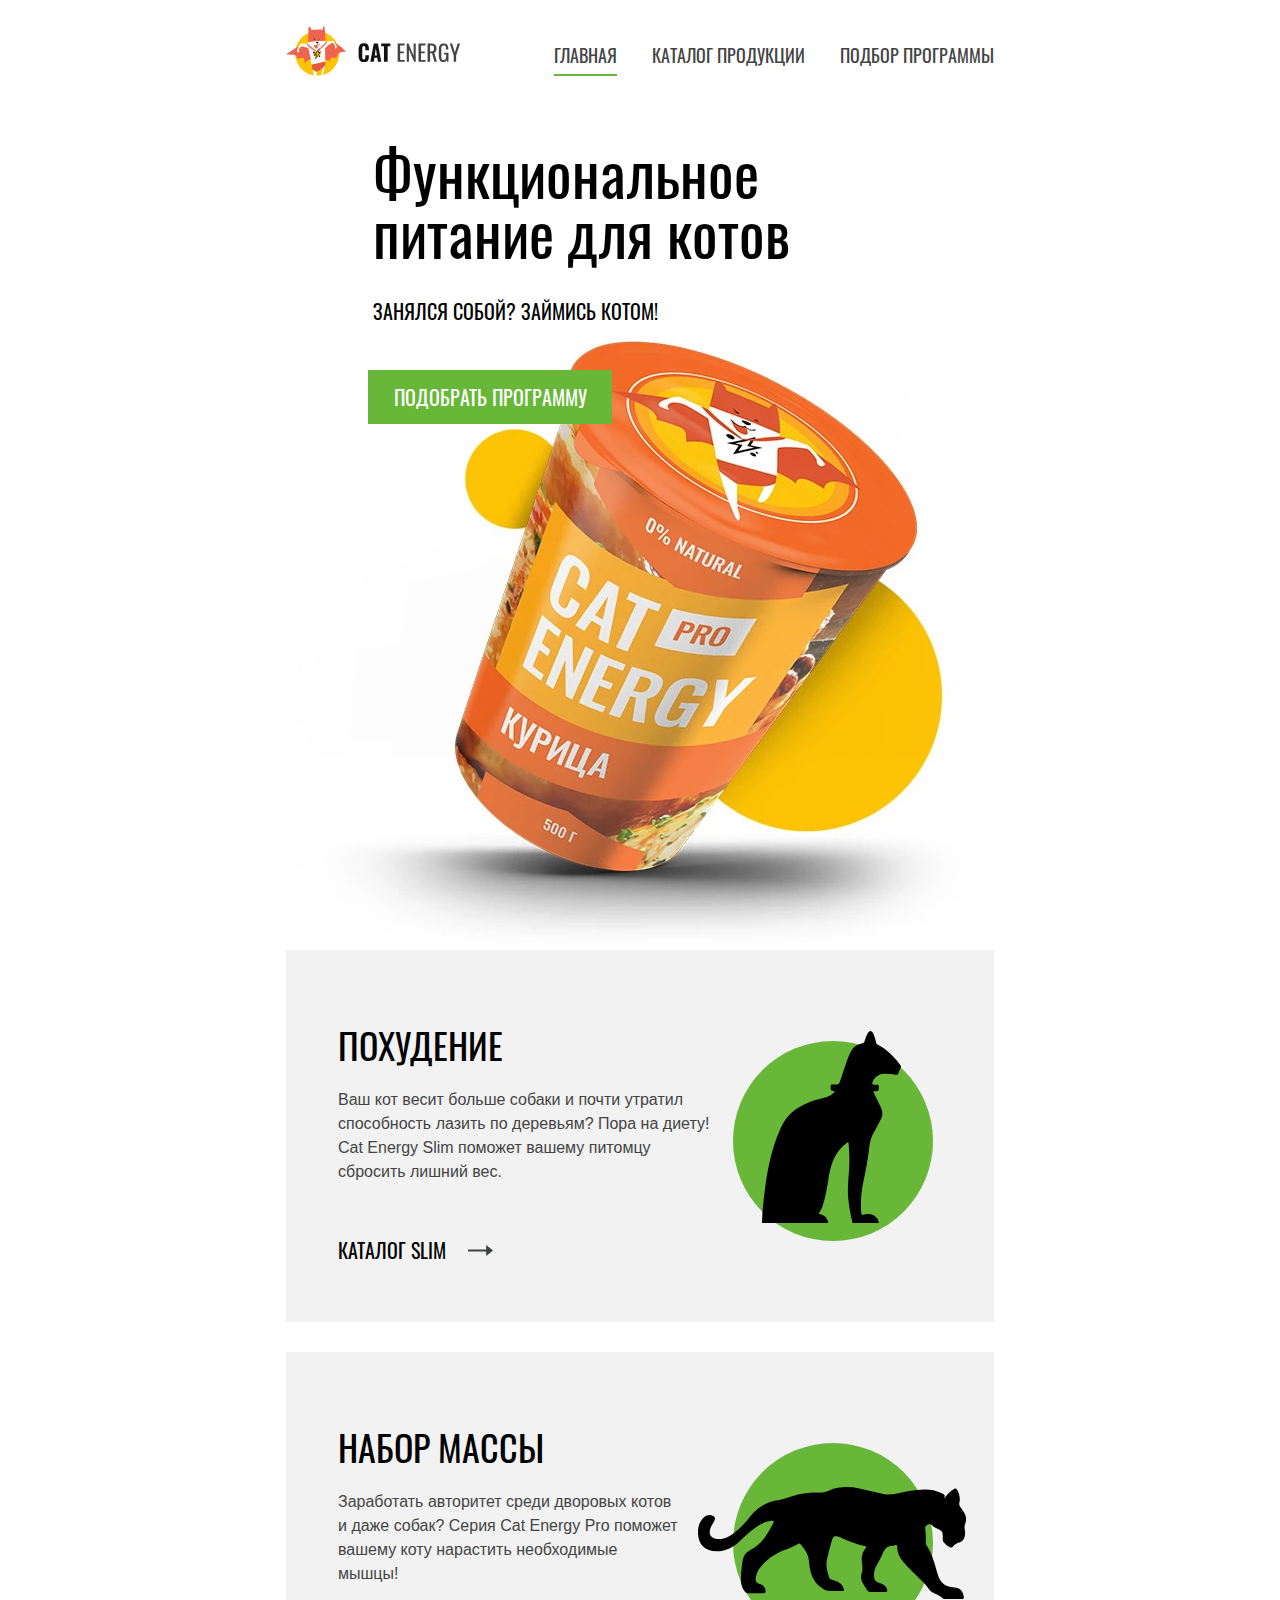
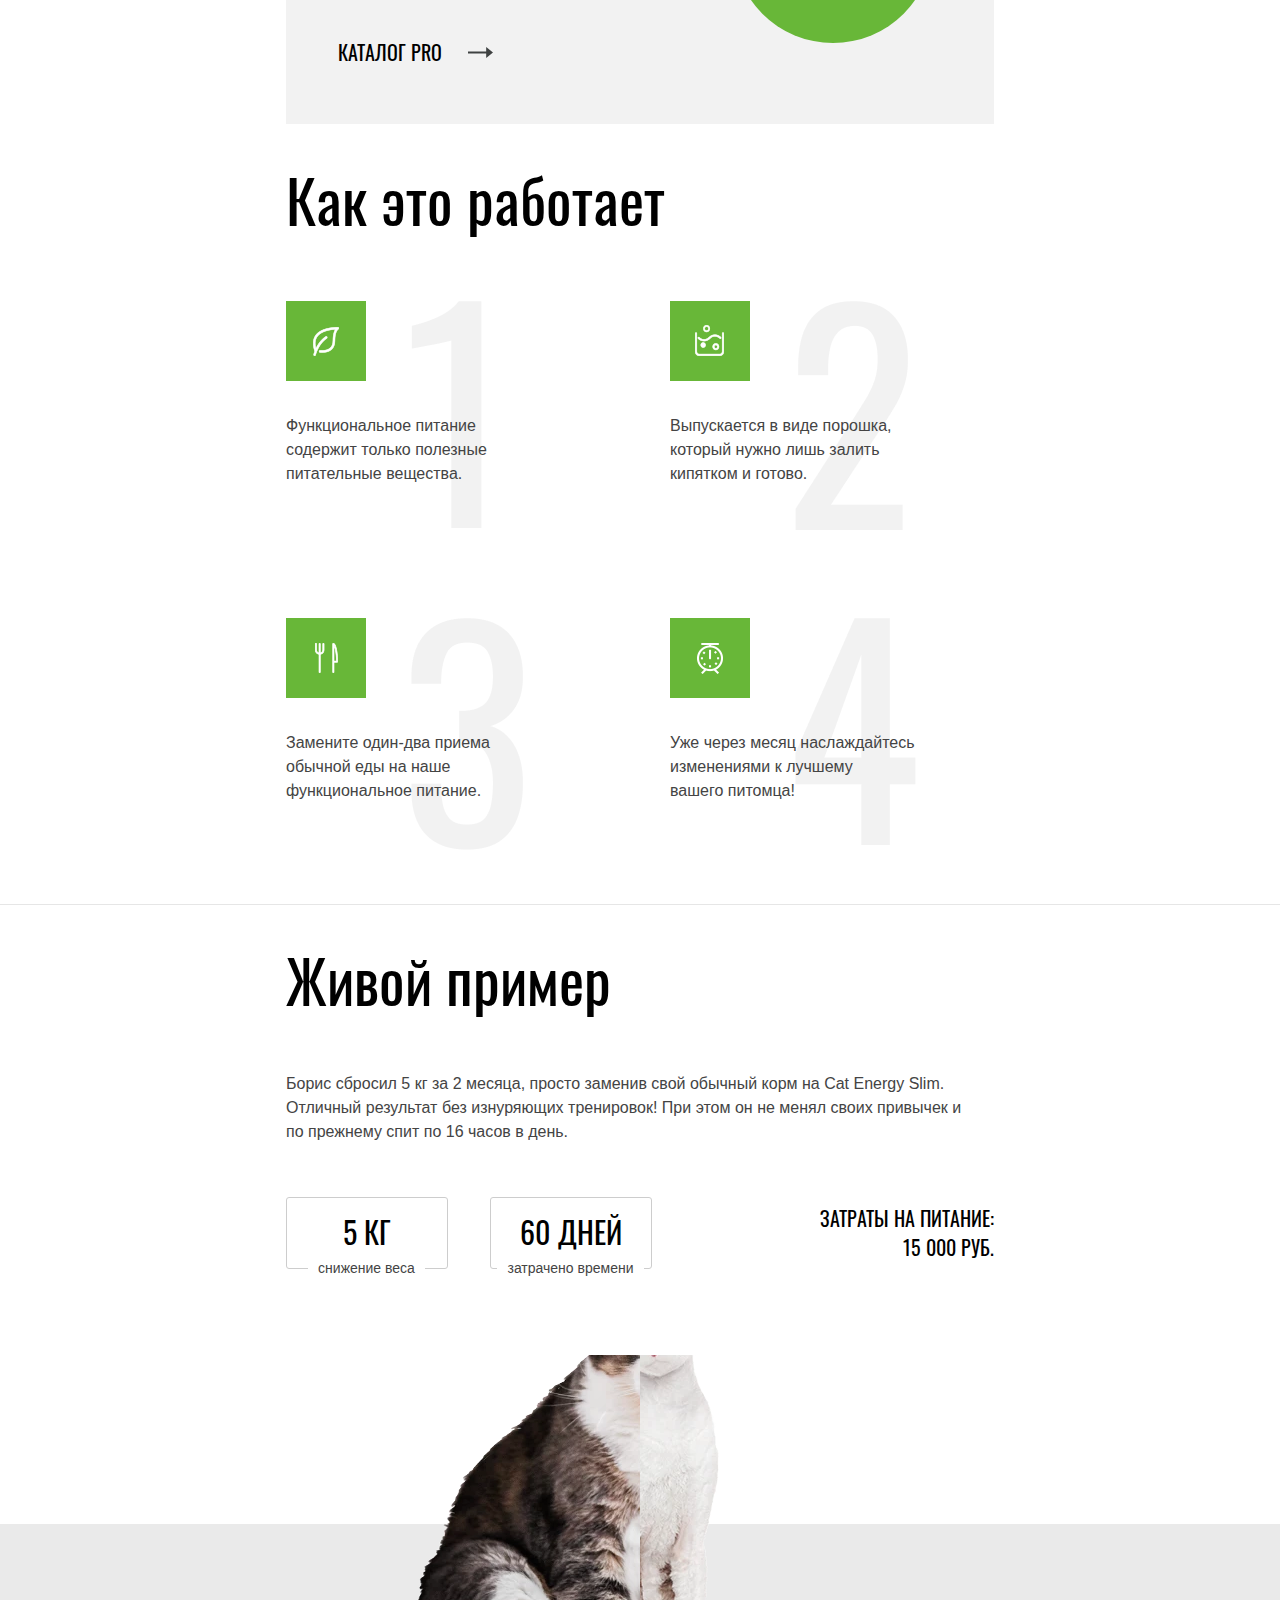
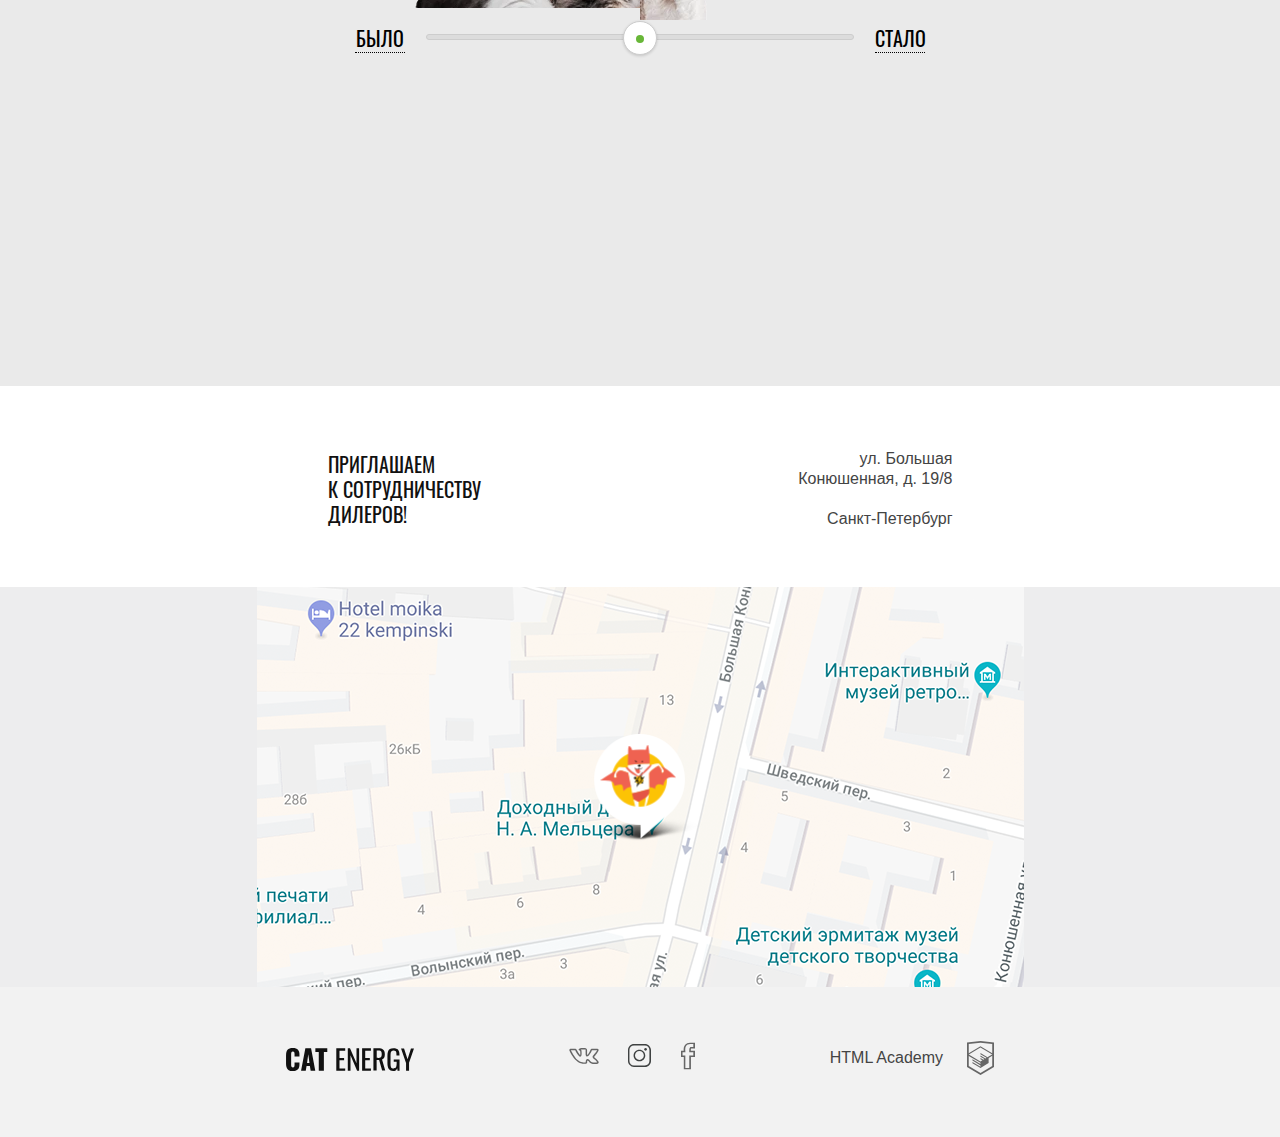
<file: index.html>
<!DOCTYPE html><html lang="ru"><head><meta charset="utf-8"><title>HTML Academy: Кэт энерджи</title><meta name="viewport" content="width=device-width,initial-scale=1"><link rel="preload" href="fonts/oswaldmedium.woff2" as="font" crossorigin="anonymous"><link rel="preload" href="fonts/oswaldregular.woff2" as="font" crossorigin="anonymous"><link rel="stylesheet" href="css/styles.min.css"></head><body><header class="page-header"><div class="container"><nav class="main-nav main-nav--closed main-nav--nojs"><a class="logo"><picture><source media="(min-width: 1440px)" srcset="img/logo-desktop.svg"><source media="(min-width: 768px)" srcset="img/logo-tablet.svg"><img class="logo__image" src="img/logo-mobile.svg" width="190" height="38" alt="Cat Energy"></picture></a><button class="main-nav__toggle" type="button"><span class="visually-hidden">Открыть меню</span></button><div class="main-nav__wrapper"><ul class="main-nav__list site-list site-list--main"><li class="site-list__item site-list__item--active"><a>Главная</a></li><li class="site-list__item"><a href="catalog.html">Каталог продукции</a></li><li class="site-list__item"><a href="form.html">Подбор программы</a></li></ul></div></nav></div></header><main class="page-main"><h1 class="visually-hidden">Магазин функционального питания для котов Cat Energy</h1><section class="promo"><div class="promo__container container"><h2 class="section-title section-title--promo">Функциональное питание для котов</h2><p class="promo__slogan">Занялся собой? Займись котом!</p><picture><source type="image/webp" media="(min-width: 1440px)" srcset="img/index-can-desktop@1x.webp, img/index-can-desktop@2x.webp 2x"><source type="image/webp" media="(min-width: 768px)" srcset="img/index-can-tablet@1x.webp, img/index-can-tablet@2x.webp 2x"><source type="image/webp" srcset="img/index-can-mobile@1x.webp, img/index-can-mobile@2x.webp 2x"><source media="(min-width: 1440px)" srcset="img/index-can-desktop@1x.png, img/index-can-desktop@2x.png 2x"><source media="(min-width: 768px)" srcset="img/index-can-tablet@1x.jpg, img/index-can-tablet@2x.jpg 2x"><img class="promo__image" src="img/index-can-mobile@1x.png" srcset="img/index-can-mobile@2x.png 2x" alt="Cat energy с курицей"></picture><a class="promo__button button" href="form.html">Подобрать программу</a></div></section><section class="programs"><div class="container"><h2 class="visually-hidden">Программы питания</h2><article class="program-item"><h3 class="program-item__title program-item__title--img program-item__title--slim">Похудение</h3><p class="program-item__description">Ваш кот весит больше собаки и почти утратил способность лазить по деревьям? Пора на диету! Cat Energy Slim поможет вашему питомцу сбросить лишний вес.</p><a class="program-item__link" href="catalog-slim.html">Каталог Slim</a></article><article class="program-item"><h3 class="program-item__title program-item__title--img program-item__title--pro">Набор массы</h3><p class="program-item__description">Заработать авторитет среди дворовых котов и даже собак? Серия Cat Energy Pro поможет вашему коту нарастить необходимые мышцы!</p><a class="program-item__link" href="catalog-pro.html">Каталог pro</a></article></div></section><section class="advantages"><div class="container"><h2 class="section-title">Как это работает</h2><ul class="advantages__list"><li class="advantages__item advantages__item--img advantages__item--leaf"><p class="advantages__description advantages__description--number advantages__description--one">Функциональное питание содержит только полезные питательные вещества.</p></li><li class="advantages__item advantages__item--img advantages__item--powder advantages__item--number advantages__item--two"><p class="advantages__description advantages__description--number advantages__description--two">Выпускается в виде порошка, который нужно лишь залить кипятком и готово.</p></li><li class="advantages__item advantages__item--img advantages__item--dining"><p class="advantages__description advantages__description--number advantages__description--three">Замените один-два приема обычной еды на наше функциональное питание.</p></li><li class="advantages__item advantages__item--img advantages__item--clock"><p class="advantages__description advantages__description--number advantages__description--four">Уже через месяц наслаждайтесь изменениями к лучшему вашего&nbsp;питомца!</p></li></ul></div></section><section class="story"><div class="container"><div class="story__wrapper"><h2 class="section-title">Живой пример</h2><p class="story__description">Борис сбросил 5 кг за 2 месяца, просто заменив свой обычный корм на Cat Energy Slim. Отличный результат без изнуряющих тренировок! При этом он не менял своих привычек и по прежнему спит по 16 часов в день.</p><div class="story__stats stats"><div class="stats__wrapper"><div class="stats__item"><span class="stats__value">5 кг</span> <span class="stats__category">снижение веса</span></div><div class="stats__item"><span class="stats__value">60 дней</span> <span class="stats__category stats__category--long">затрачено времени</span></div></div><p class="stats__cost">Затраты на питание: <span class="stats__sum">15 000 руб.</span></p></div></div><div class="story__slider story-slider"><div class="story-slider__images"><div class="story-slider__image story-slider__image--before"><picture><source type="image/webp" media="(min-width: 1440px)" srcset="img/before-desktop@1x.webp, img/before-desktop@2x.webp 2x"><source type="image/webp" media="(min-width: 768px)" srcset="img/before-tablet@1x.webp, img/before-tablet@2x.webp 2x"><source type="image/webp" srcset="img/before-mobile@1x.webp, img/before-mobile@2x.webp 2x"><source media="(min-width: 1440px)" srcset="img/before-desktop@1x.png, img/before-desktop@2x.png 2x"><source media="(min-width: 768px)" srcset="img/before-tablet@1x.png, img/before-tablet@2x.png 2x"><img src="img/before-mobile@1x.png" srcset="img/before-mobile@2x.png 2x" alt="Было>"></picture></div><div class="story-slider__image story-slider__image--after"><picture><source type="image/webp" media="(min-width: 1440px)" srcset="img/after-desktop@1x.webp, img/after-desktop@2x.webp 2x"><source type="image/webp" media="(min-width: 768px)" srcset="img/after-tablet@1x.webp, img/after-tablet@2x.webp 2x"><source type="image/webp" srcset="img/after-mobile@1x.webp, img/after-mobile@2x.webp 2x"><source media="(min-width: 1440px)" srcset="img/after-desktop@1x.png, img/after-desktop@2x.png 2x"><source media="(min-width: 768px)" srcset="img/after-tablet@1x.png, img/after-tablet@2x.png 2x"><img src="img/after-mobile@1x.png" srcset="img/after-mobile@2x.png 2x" alt="Стало"></picture></div></div><div class="story-slider__control slider-control"><button class="slider-control__button" type="button">Было</button><div class="slider-control__toggle"><button class="slider-control__scale" type="button" aria-label="Ползунок"></button></div><button class="slider-control__button" type="button">Стало</button></div></div></div></section><section class="contacts"><div class="contacts__info"><div class="container"><div class="contacts__wrapper"><h2 class="contacts__title">Приглашаем к&nbsp;сотрудничеству дилеров!</h2><p class="contacts__address">ул. Большая Конюшенная, д. 19/8 <span class="contacts__city">Санкт-Петербург</span></p></div></div></div><div class="contacts__map"><iframe src="https://www.google.com/maps/embed?pb=!1m18!1m12!1m3!1d1998.6092001620914!2d30.320896316254807!3d59.93862666906144!2m3!1f0!2f0!3f0!3m2!1i1024!2i768!4f13.1!3m3!1m2!1s0x0%3A0x0!2zNTnCsDU2JzE5LjEiTiAzMMKwMTknMjMuMSJF!5e0!3m2!1sru!2sru!4v1597419979373!5m2!1sru!2sru" width="600" height="450" allowfullscreen="" aria-hidden="false" tabindex="0"></iframe></div></section></main><footer class="page-footer"><div class="container"><div class="page-footer__wrapper"><a class="page-footer__logo logo"><img class="logo-image" src="img/logo-footer.svg" width="128" height="24" alt="Cat Energy"></a><ul class="page-footer__social social"><li class="social__item"><a class="social__link" href="https://vk.com/"><span class="visually-hidden">Vkontakte</span> <svg class="social__icon social__icon--vk" role="img" width="22" height="12"><use xlink:href="img/sprite.svg#icon-vk"></use></svg></a></li><li class="social__item"><a class="social__link" href="https://www.instagram.com/"><span class="visually-hidden">Instagram</span> <svg class="social__icon social__icon--instagram" role="img" width="16" height="16"><use xlink:href="img/sprite.svg#icon-insta"></use></svg></a></li><li class="social__item"><a class="social__link" href="https://www.facebook.com/"><span class="visually-hidden">Facebook</span> <svg class="social__icon social__icon--fb" role="img" width="10" height="19"><use xlink:href="img/sprite.svg#icon-fb"></use></svg></a></li></ul><div class="page-footer__copyright copyright"><a class="copyright__link" href="https://htmlacademy.ru/intensive/adaptive" aria-label="Сайт HTML Academy"><p>HTML Academy</p><svg class="copyright__link-icon" role="img" width="27" height="34"><use xlink:href="img/sprite.svg#icon-htmlacademy"></use></svg></a></div></div></div></footer><script src="js/main.min.js"></script></body></html>
</file>
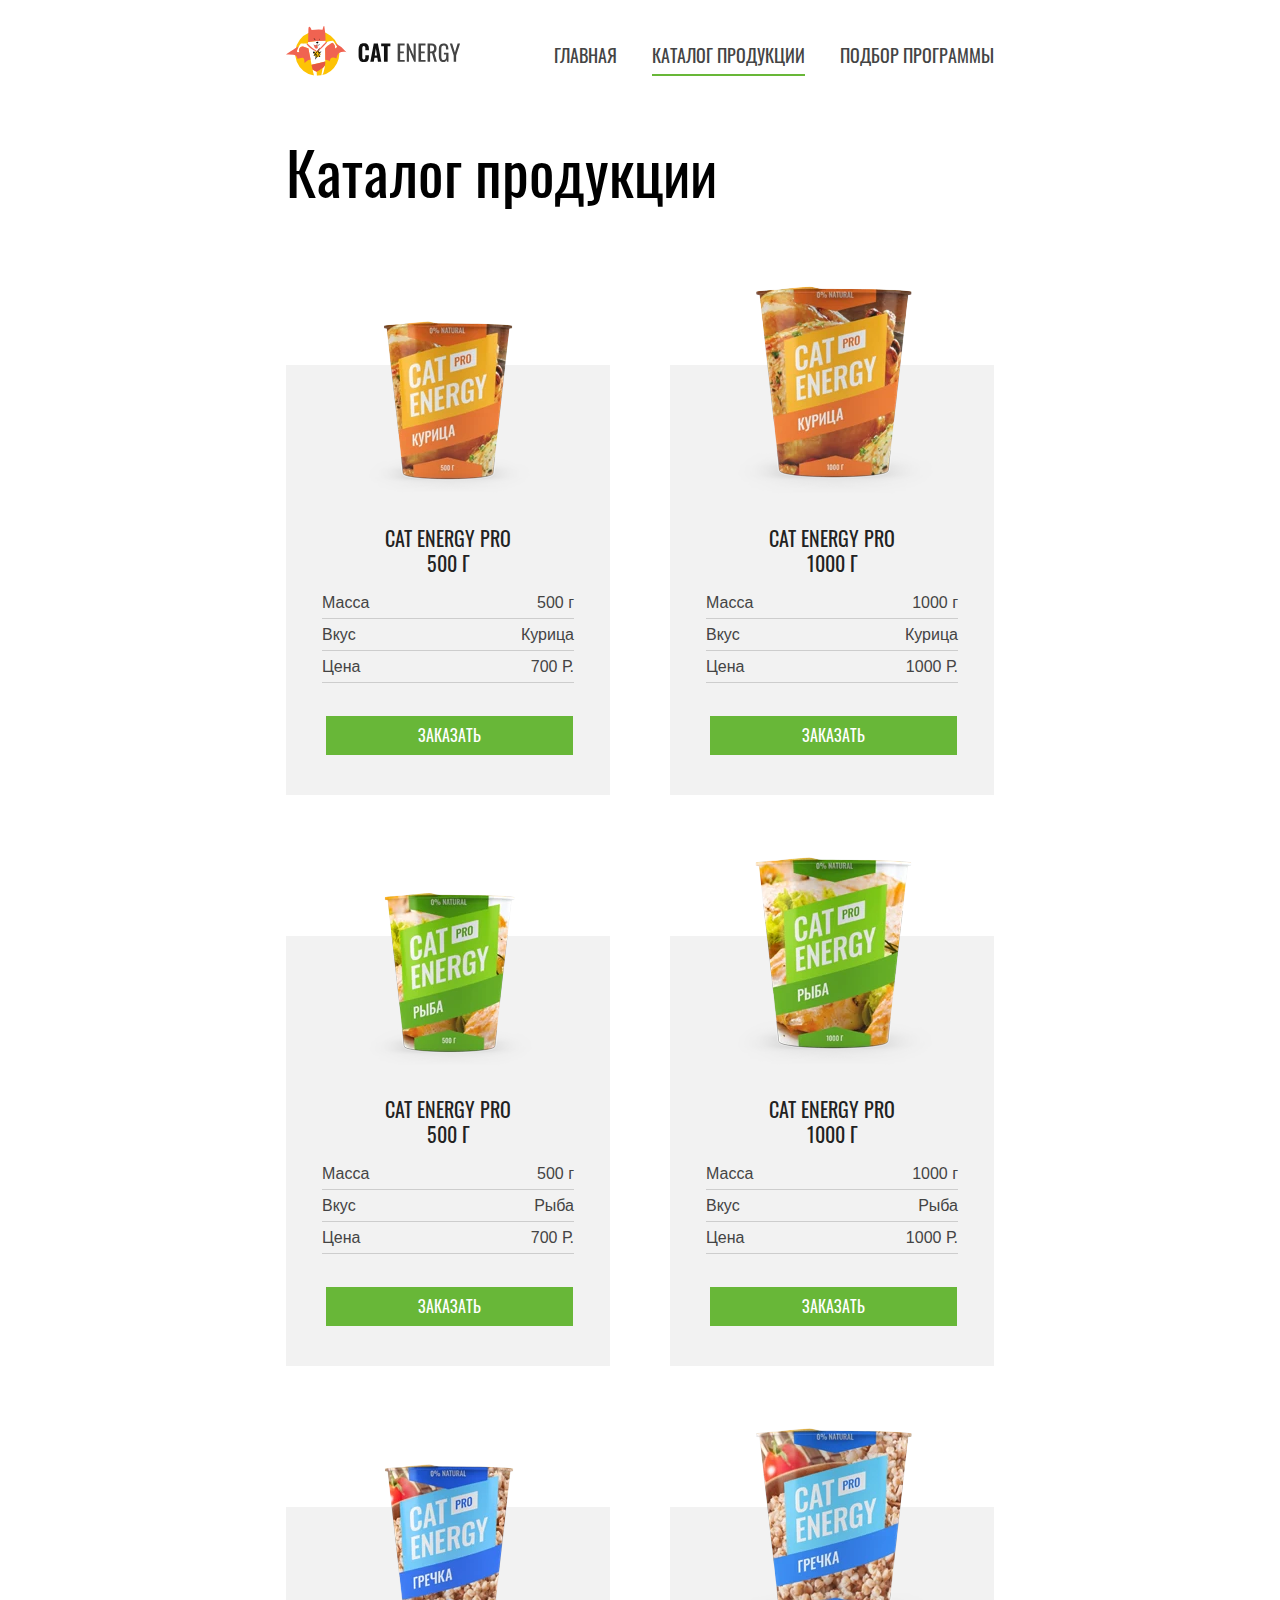
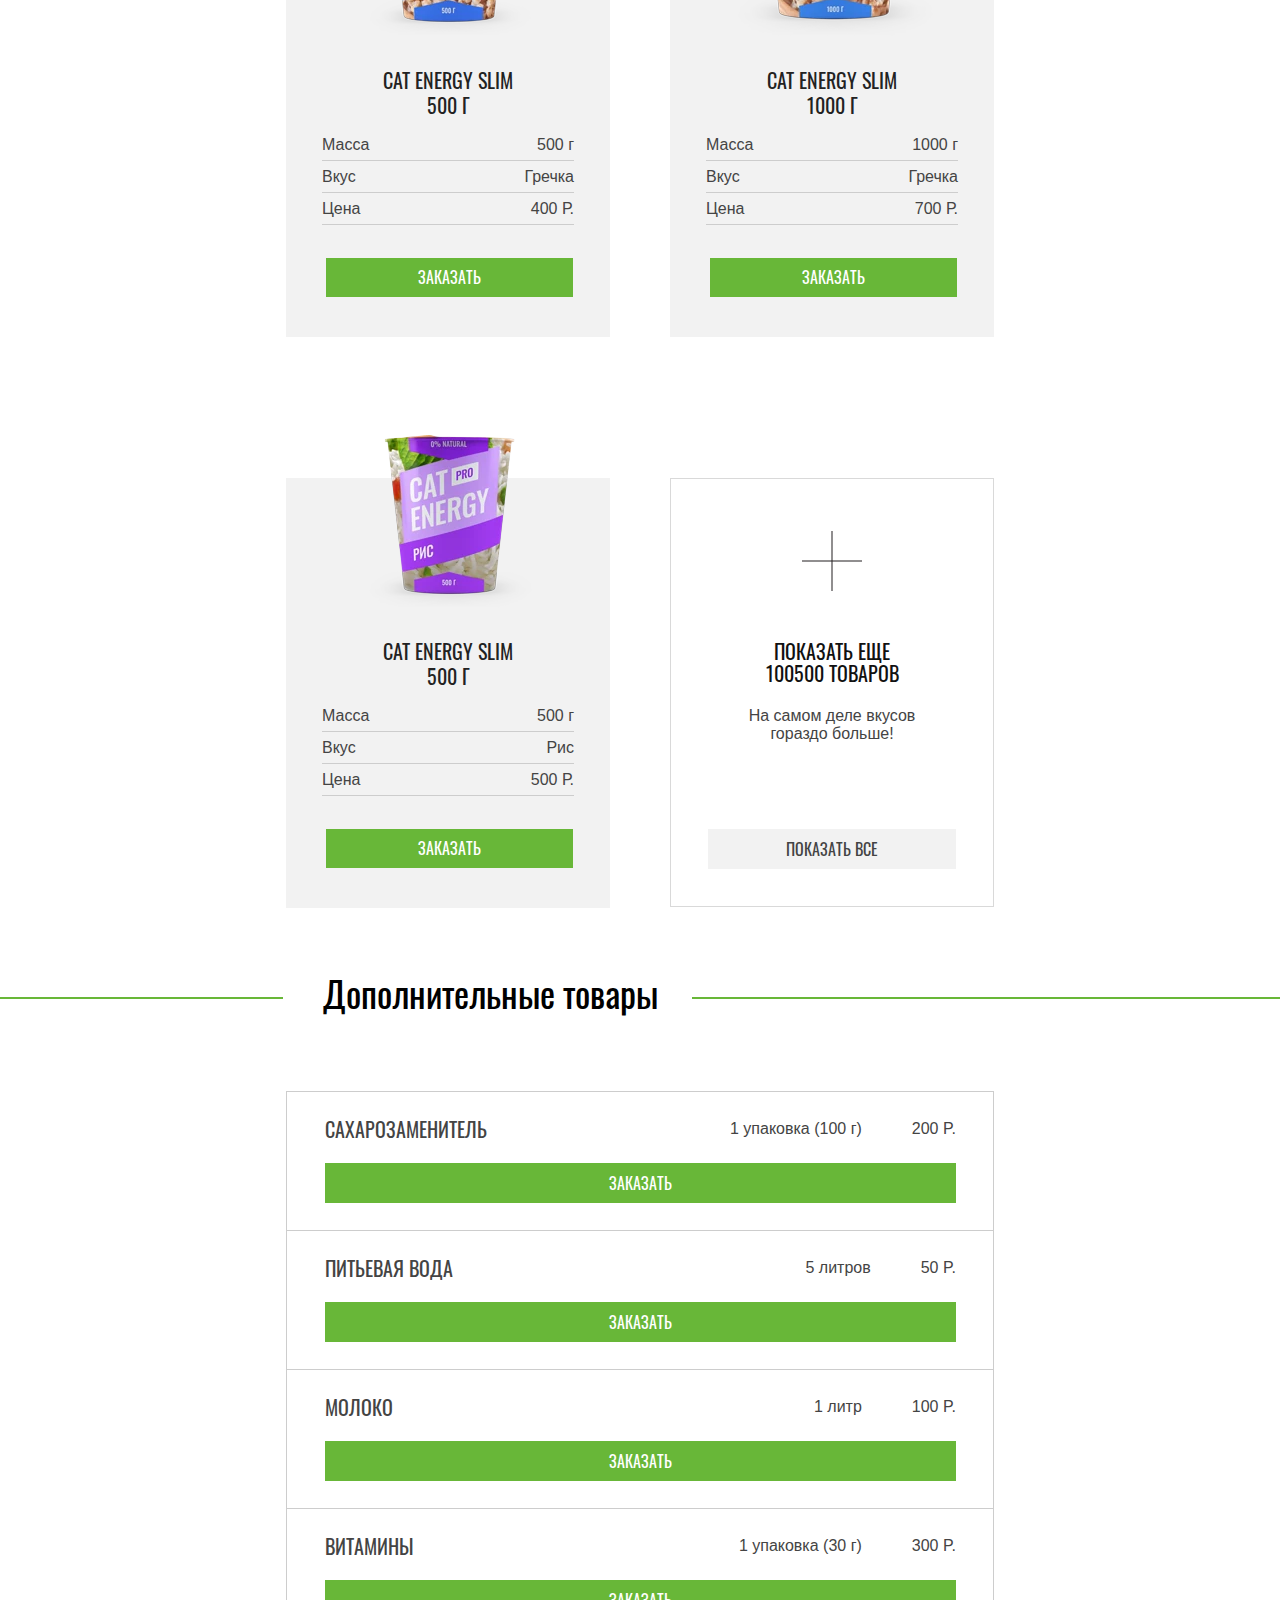
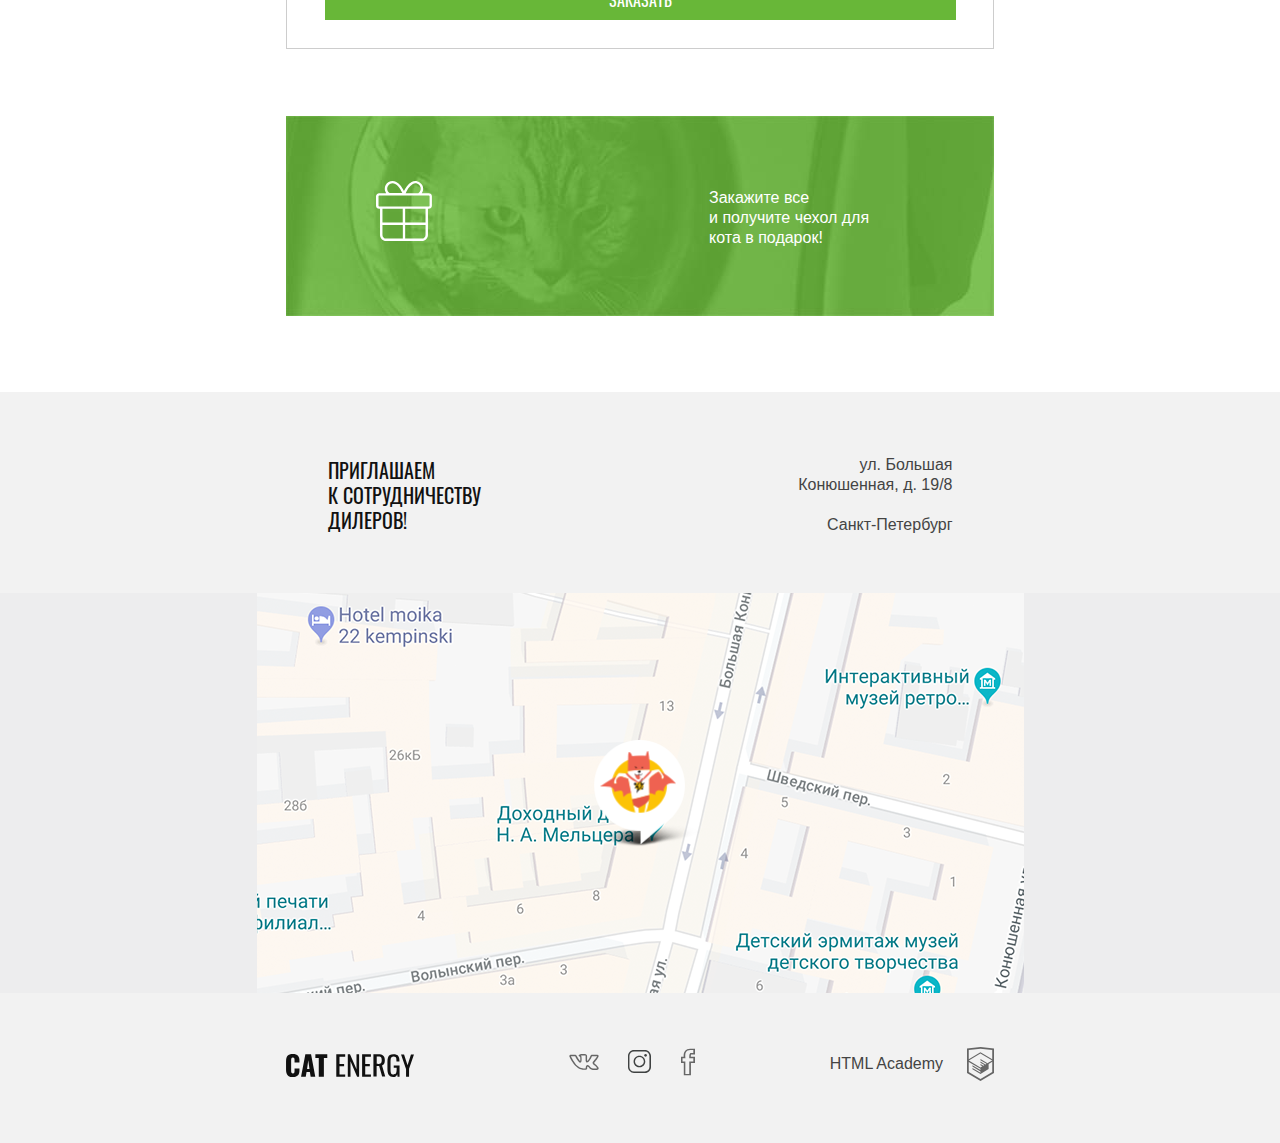
<file: catalog.html>
<!DOCTYPE html><html lang="ru"><head><meta charset="utf-8"><title>HTML Academy: Кэт энерджи</title><meta name="viewport" content="width=device-width,initial-scale=1"><link rel="preload" href="fonts/oswaldmedium.woff2" as="font" crossorigin="anonymous"><link rel="preload" href="fonts/oswaldregular.woff2" as="font" crossorigin="anonymous"><link rel="stylesheet" href="css/styles.min.css"></head><body><header class="page-header"><div class="container"><nav class="main-nav main-nav--closed main-nav--nojs"><a class="logo" href="index.html"><picture><source media="(min-width: 1440px)" srcset="img/logo-desktop.svg"><source media="(min-width: 768px)" srcset="img/logo-tablet.svg"><img class="logo__image" src="img/logo-mobile.svg" width="190" height="38" alt="Cat Energy"></picture></a><button class="main-nav__toggle" type="button"><span class="visually-hidden">Открыть меню</span></button><div class="main-nav__wrapper"><ul class="main-nav__list site-list"><li class="site-list__item"><a href="index.html">Главная</a></li><li class="site-list__item site-list__item--active"><a>Каталог продукции</a></li><li class="site-list__item"><a href="form.html">Подбор программы</a></li></ul></div></nav></div></header><main class="page-main"><h1 class="visually-hidden">Каталог товаров магазина Cat Energy</h1><section class="catalog"><div class="container"><h2 class="section-title section-title--catalog">Каталог продукции</h2><ul class="catalog__list catalog-list"><li class="catalog-list__item"><div class="catalog-list__wrapper"><a class="catalog-list__link" href="products.html"><picture><source type="image/webp" media="(min-width: 1440px)" srcset="img/chicken-small-desktop@1x.webp, img/chicken-small-desktop@2x.webp 2x"><source type="image/webp" media="(min-width: 768px)" srcset="img/chicken-small-tablet@1x.webp, img/chicken-small-tablet@2x.webp 2x"><source type="image/webp" srcset="img/chicken-small-mobile@1x.webp, img/chicken-small-mobile@2x.webp 2x"><source media="(min-width: 1440px)" srcset="img/chicken-small-desktop@1x.png, img/chicken-small-desktop@2x.png 2x"><source media="(min-width: 768px)" srcset="img/chicken-small-tablet@1x.png, img/chicken-small-tablet@2x.png 2x"><img class="catalog-list__image" src="img/chicken-small-mobile@1x.jpg" srcset="img/chicken-small-mobile@2x.jpg 2x" alt="Cat Energy с курицей"></picture></a><div class="catalog-list__info"><h3 class="catalog-list__title"><a class="catalog-list__title-link" href="products.html">Cat Energy PRO 500 г</a></h3><table class="catalog-list__properties properties"><tr><td class="properties__field">Масса</td><td class="properties__value">500 г</td></tr><tr><td class="properties__field">Вкус</td><td class="properties__value">Курица</td></tr><tr><td class="properties__field">Цена</td><td class="properties__value">700 Р.</td></tr></table></div></div><a class="catalog-list__button button" href="order.html">Заказать</a></li><li class="catalog-list__item"><div class="catalog-list__wrapper"><a class="catalog-list__link" href="products.html"><picture><source type="image/webp" media="(min-width: 1440px)" srcset="img/chicken-big-desktop@1x.webp, img/chicken-big-desktop@2x.webp 2x"><source type="image/webp" media="(min-width: 768px)" srcset="img/chicken-big-tablet@1x.webp, img/chicken-big-tablet@2x.webp 2x"><source type="image/webp" srcset="img/chicken-big-mobile@1x.webp, img/chicken-big-mobile@2x.webp 2x"><source media="(min-width: 1440px)" srcset="img/chicken-big-desktop@1x.png, img/chicken-big-desktop@2x.png 2x"><source media="(min-width: 768px)" srcset="img/chicken-big-tablet@1x.png, img/chicken-big-tablet@2x.png 2x"><img class="catalog-list__image catalog-list__image--big" src="img/chicken-big-mobile@1x.jpg" srcset="img/chicken-big-mobile@2x.jpg 2x" alt="Cat Energy с курицей"></picture></a><div class="catalog-list__info"><h3 class="catalog-list__title"><a class="catalog-list__title-link" href="products.html">Cat Energy PRO 1000 г</a></h3><table class="catalog-list__properties properties"><tr><td class="properties__field">Масса</td><td class="properties__value">1000 г</td></tr><tr><td class="properties__field">Вкус</td><td class="properties__value">Курица</td></tr><tr><td class="properties__field">Цена</td><td class="properties__value">1000 Р.</td></tr></table></div></div><a class="catalog-list__button button" href="order.html">Заказать</a></li><li class="catalog-list__item"><div class="catalog-list__wrapper"><a class="catalog-list__link" href="products.html"><picture><source type="image/webp" media="(min-width: 1440px)" srcset="img/fish-small-desktop@1x.webp, img/fish-small-desktop@2x.webp 2x"><source type="image/webp" media="(min-width: 768px)" srcset="img/fish-small-tablet@1x.webp, img/fish-small-tablet@2x.webp 2x"><source type="image/webp" srcset="img/fish-small-mobile@1x.webp, img/fish-small-mobile@2x.webp 2x"><source media="(min-width: 1440px)" srcset="img/fish-small-desktop@1x.png, img/fish-small-desktop@2x.png 2x"><source media="(min-width: 768px)" srcset="img/fish-small-tablet@1x.png, img/fish-small-tablet@2x.png 2x"><img class="catalog-list__image" src="img/fish-small-mobile@1x.jpg" srcset="img/fish-small-mobile@2x.jpg 2x" alt="Cat Energy с рыбой"></picture></a><div class="catalog-list__info"><h3 class="catalog-list__title"><a class="catalog-list__title-link" href="products.html">Cat Energy PRO 500 г</a></h3><table class="catalog-list__properties properties"><tr><td class="properties__field">Масса</td><td class="properties__value">500 г</td></tr><tr><td class="properties__field">Вкус</td><td class="properties__value">Рыба</td></tr><tr><td class="properties__field">Цена</td><td class="properties__value">700 Р.</td></tr></table></div></div><a class="catalog-list__button button" href="order.html">Заказать</a></li><li class="catalog-list__item"><div class="catalog-list__wrapper"><a class="catalog-list__link" href="products.html"><picture><source type="image/webp" media="(min-width: 1440px)" srcset="img/fish-big-desktop@1x.webp, img/fish-big-desktop@2x.webp 2x"><source type="image/webp" media="(min-width: 768px)" srcset="img/fish-big-tablet@1x.webp, img/fish-big-tablet@2x.webp 2x"><source type="image/webp" srcset="img/fish-big-mobile@1x.webp, img/fish-big-mobile@2x.webp 2x"><source media="(min-width: 1440px)" srcset="img/fish-big-desktop@1x.png, img/fish-big-desktop@2x.png 2x"><source media="(min-width: 768px)" srcset="img/fish-big-tablet@1x.png, img/fish-big-tablet@2x.png 2x"><img class="catalog-list__image catalog-list__image--big" src="img/fish-big-mobile@1x.jpg" srcset="img/fish-big-mobile@2x.jpg 2x" alt="Cat Energy с рыбой"></picture></a><div class="catalog-list__info"><h3 class="catalog-list__title"><a class="catalog-list__title-link" href="products.html">Cat Energy PRO 1000 г</a></h3><table class="catalog-list__properties properties"><tr><td class="properties__field">Масса</td><td class="properties__value">1000 г</td></tr><tr><td class="properties__field">Вкус</td><td class="properties__value">Рыба</td></tr><tr><td class="properties__field">Цена</td><td class="properties__value">1000 Р.</td></tr></table></div></div><a class="catalog-list__button button" href="order.html">Заказать</a></li><li class="catalog-list__item"><div class="catalog-list__wrapper"><a class="catalog-list__link" href="products.html"><picture><source type="image/webp" media="(min-width: 1440px)" srcset="img/buckwheat-small-desktop@1x.webp, img/buckwheat-small-desktop@2x.webp 2x"><source type="image/webp" media="(min-width: 768px)" srcset="img/buckwheat-small-tablet@1x.webp, img/buckwheat-small-tablet@2x.webp 2x"><source type="image/webp" srcset="img/buckwheat-small-mobile@1x.webp, img/buckwheat-small-mobile@2x.webp 2x"><source media="(min-width: 1440px)" srcset="img/buckwheat-small-desktop@1x.png, img/buckwheat-small-desktop@2x.png 2x"><source media="(min-width: 768px)" srcset="img/buckwheat-small-tablet@1x.png, img/buckwheat-small-tablet@2x.png 2x"><img class="catalog-list__image" src="img/buckwheat-small-mobile@1x.jpg" srcset="img/buckwheat-small-mobile@2x.jpg 2x" alt="Cat Energy с гречкой"></picture></a><div class="catalog-list__info"><h3 class="catalog-list__title"><a class="catalog-list__title-link" href="products.html">Cat Energy SLIM 500 г</a></h3><table class="catalog-list__properties properties"><tr><td class="properties__field">Масса</td><td class="properties__value">500 г</td></tr><tr><td class="properties__field">Вкус</td><td class="properties__value">Гречка</td></tr><tr><td class="properties__field">Цена</td><td class="properties__value">400 Р.</td></tr></table></div></div><a class="catalog-list__button button" href="order.html">Заказать</a></li><li class="catalog-list__item"><div class="catalog-list__wrapper"><a class="catalog-list__link" href="products.html"><picture><source type="image/webp" media="(min-width: 1440px)" srcset="img/buckwheat-big-desktop@1x.webp, img/buckwheat-big-desktop@2x.webp 2x"><source type="image/webp" media="(min-width: 768px)" srcset="img/buckwheat-big-tablet@1x.webp, img/buckwheat-big-tablet@2x.webp 2x"><source type="image/webp" srcset="img/buckwheat-big-mobile@1x.webp, img/buckwheat-big-mobile@2x.webp 2x"><source media="(min-width: 1440px)" srcset="img/buckwheat-big-desktop@1x.png, img/buckwheat-big-desktop@2x.png 2x"><source media="(min-width: 768px)" srcset="img/buckwheat-big-tablet@1x.png, img/buckwheat-big-tablet@2x.png 2x"><img class="catalog-list__image catalog-list__image--big" src="img/buckwheat-big-mobile@1x.jpg" srcset="img/buckwheat-big-mobile@2x.jpg 2x" alt="Cat Energy с гречкой"></picture></a><div class="catalog-list__info"><h3 class="catalog-list__title"><a class="catalog-list__title-link" href="products.html">Cat Energy SLIM 1000 г</a></h3><table class="catalog-list__properties properties"><tr><td class="properties__field">Масса</td><td class="properties__value">1000 г</td></tr><tr><td class="properties__field">Вкус</td><td class="properties__value">Гречка</td></tr><tr><td class="properties__field">Цена</td><td class="properties__value">700 Р.</td></tr></table></div></div><a class="catalog-list__button button" href="order.html">Заказать</a></li><li class="catalog-list__item"><div class="catalog-list__wrapper"><a class="catalog-list__link" href="products.html"><picture><source type="image/webp" media="(min-width: 1440px)" srcset="img/rice-small-desktop@1x.webp, img/rice-small-desktop@2x.webp 2x"><source type="image/webp" media="(min-width: 768px)" srcset="img/rice-small-tablet@1x.webp, img/rice-small-tablet@2x.webp 2x"><source type="image/webp" srcset="img/rice-small-mobile@1x.webp, img/rice-small-mobile@2x.webp 2x"><source media="(min-width: 1440px)" srcset="img/rice-small-desktop@1x.png, img/rice-small-desktop@2x.png 2x"><source media="(min-width: 768px)" srcset="img/rice-small-tablet@1x.png, img/rice-small-tablet@2x.png 2x"><img class="catalog-list__image" src="img/rice-small-mobile@1x.jpg" srcset="img/rice-small-mobile@2x.jpg 2x" alt="Cat Energy с рисом"></picture></a><div class="catalog-list__info"><h3 class="catalog-list__title"><a class="catalog-list__title-link" href="products.html">Cat Energy SLIM 500 г</a></h3><table class="catalog-list__properties properties"><tr><td class="properties__field">Масса</td><td class="properties__value">500 г</td></tr><tr><td class="properties__field">Вкус</td><td class="properties__value">Рис</td></tr><tr><td class="properties__field">Цена</td><td class="properties__value">500 Р.</td></tr></table></div></div><a class="catalog-list__button button" href="order.html">Заказать</a></li><li class="catalog-list__item"><div class="catalog-list__more-product more-product"><h3 class="more-product__title">Показать еще 100500 товаров</h3><p class="more-product__description">На самом деле вкусов гораздо больше!</p><a class="more-product__button button button--secondary" href="products.html">Показать все</a></div></li></ul></div></section><section class="related-products"><div class="container"><h2 class="related-products__title related-products__title--main">Дополнительные товары</h2><div class="related-products__wrapper"><ul class="related-products__list"><li class="related-products__item"><div class="related-products__info"><h3 class="related-products__title">Сахарозаменитель</h3><p class="related-products__properties"><span class="related-products__field">1 упаковка (100 г)</span> <span class="related-products__value">200 P.</span></p></div><a class="related-products__button button" href="order.html">Заказать</a></li><li class="related-products__item"><div class="related-products__info"><h3 class="related-products__title">Питьевая вода</h3><p class="related-products__properties"><span class="related-products__field">5 литров</span> <span class="related-products__value">50 P.</span></p></div><a class="related-products__button button" href="order.html">Заказать</a></li><li class="related-products__item"><div class="related-products__info"><h3 class="related-products__title">Молоко</h3><p class="related-products__properties"><span class="related-products__field">1 литр</span> <span class="related-products__value">100 P.</span></p></div><a class="related-products__button button" href="order.html">Заказать</a></li><li class="related-products__item"><div class="related-products__info"><h3 class="related-products__title">Витамины</h3><p class="related-products__properties"><span class="related-products__field">1 упаковка (30 г)</span> <span class="related-products__value">300 P.</span></p></div><a class="related-products__button button" href="order.html">Заказать</a></li></ul><div class="related-products__special-offer special-offer"><h3 class="visually-hidden">Специальное предложение</h3><p class="special-offer__text">Закажите все и&nbsp;получите чехол для кота в подарок!</p></div></div></div></section><section class="contacts"><div class="contacts__info contacts__info--inner"><div class="container"><div class="contacts__wrapper"><h2 class="contacts__title">Приглашаем к&nbsp;сотрудничеству дилеров!</h2><p class="contacts__address">ул. Большая Конюшенная, д. 19/8 <span class="contacts__city">Санкт-Петербург</span></p></div></div></div><div class="contacts__map"><iframe src="https://www.google.com/maps/embed?pb=!1m18!1m12!1m3!1d1998.6092001620914!2d30.320896316254807!3d59.93862666906144!2m3!1f0!2f0!3f0!3m2!1i1024!2i768!4f13.1!3m3!1m2!1s0x0%3A0x0!2zNTnCsDU2JzE5LjEiTiAzMMKwMTknMjMuMSJF!5e0!3m2!1sru!2sru!4v1597419979373!5m2!1sru!2sru" width="600" height="450" style="border:0;" allowfullscreen="" aria-hidden="false" tabindex="0"></iframe></div></section></main><footer class="page-footer"><div class="container"><div class="page-footer__wrapper"><a class="page-footer__logo logo" href="index.html"><img class="logo-image" src="img/logo-footer.svg" width="128" height="24" alt="Cat Energy"></a><ul class="page-footer__social social"><li class="social__item"><a class="social__link" href="https://vk.com/"><span class="visually-hidden">Vkontakte</span> <svg class="social__icon social__icon--vk" role="img" width="22" height="12"><use xlink:href="img/sprite.svg#icon-vk"></use></svg></a></li><li class="social__item"><a class="social__link" href="https://www.instagram.com/"><span class="visually-hidden">Instagram</span> <svg class="social__icon social__icon--instagram" role="img" width="16" height="16"><use xlink:href="img/sprite.svg#icon-insta"></use></svg></a></li><li class="social__item"><a class="social__link" href="https://www.facebook.com/"><span class="visually-hidden">Facebook</span> <svg class="social__icon social__icon--fb" role="img" width="10" height="19"><use xlink:href="img/sprite.svg#icon-fb"></use></svg></a></li></ul><div class="page-footer__copyright copyright"><a class="copyright__link" href="https://htmlacademy.ru/intensive/adaptive" aria-label="Сайт HTML Academy"><p>HTML Academy</p><svg class="copyright__link-icon" role="img" width="27" height="34"><use xlink:href="img/sprite.svg#icon-htmlacademy"></use></svg></a></div></div></div></footer><script src="js/main.min.js"></script></body></html>
</file>
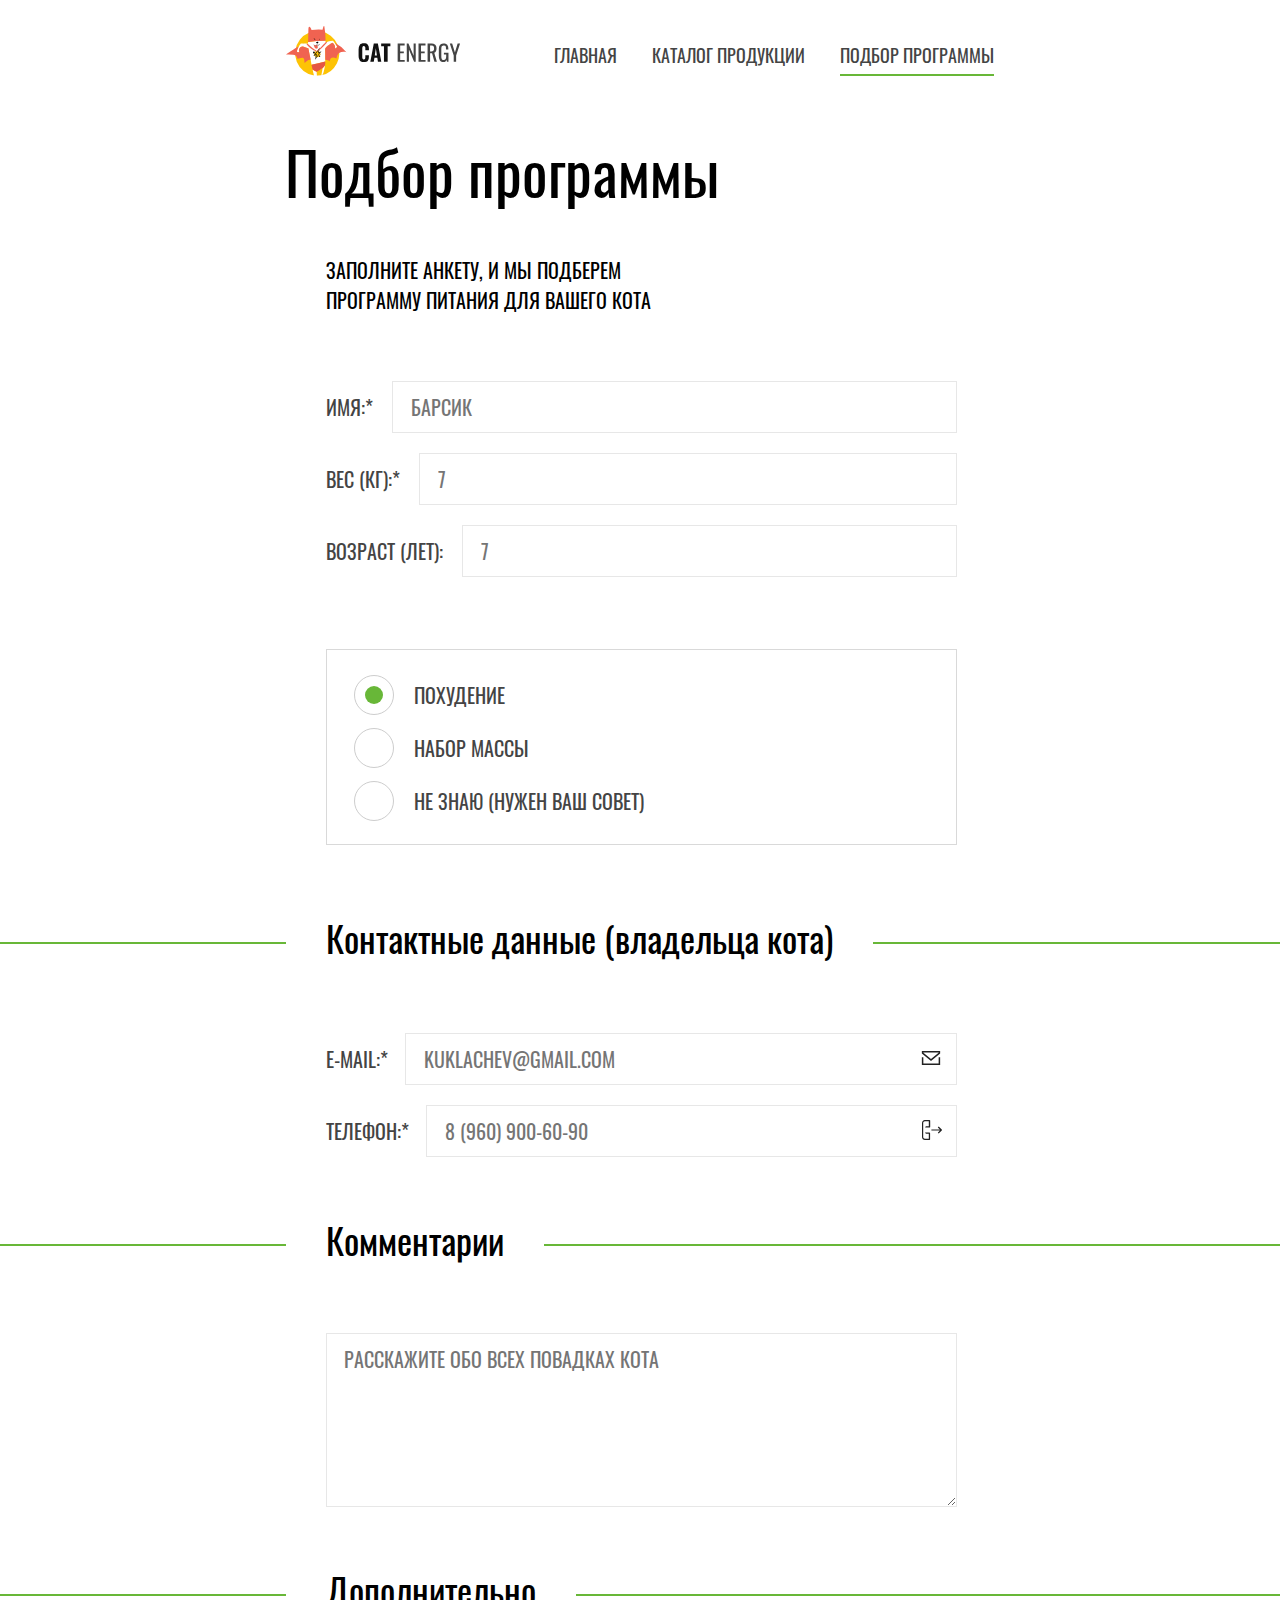
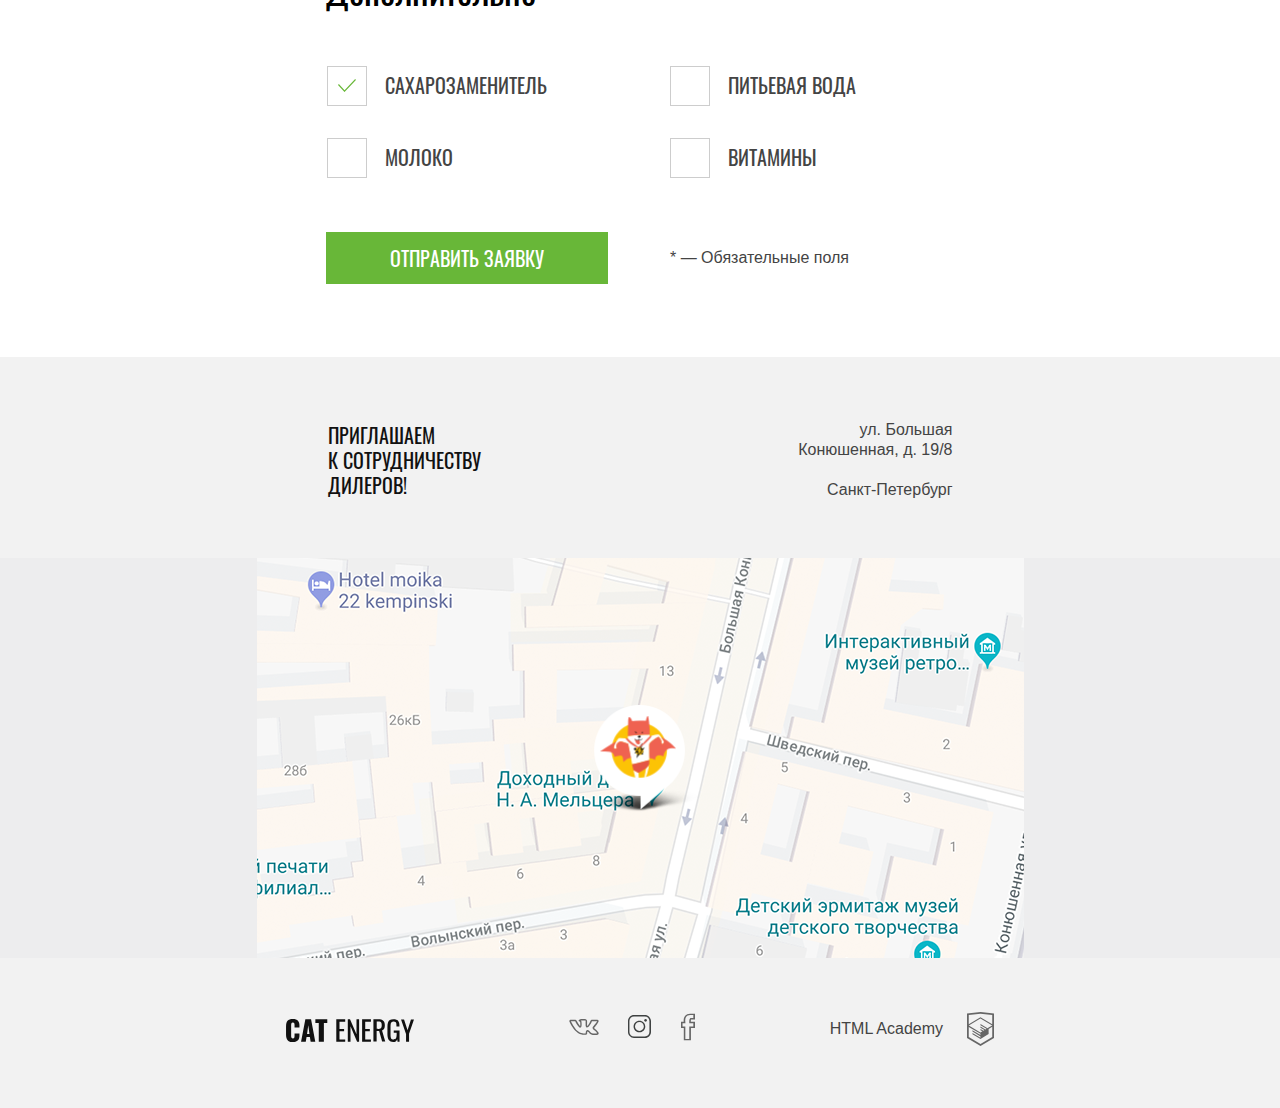
<file: form.html>
<!DOCTYPE html><html lang="ru"><head><meta charset="utf-8"><title>HTML Academy: Кэт энерджи</title><meta name="viewport" content="width=device-width,initial-scale=1"><link rel="preload" href="fonts/oswaldmedium.woff2" as="font" crossorigin="anonymous"><link rel="preload" href="fonts/oswaldregular.woff2" as="font" crossorigin="anonymous"><link rel="stylesheet" href="css/styles.min.css"></head><body><header class="page-header"><div class="container"><nav class="main-nav main-nav--closed main-nav--nojs"><a class="logo" href="index.html"><picture><source media="(min-width: 1440px)" srcset="img/logo-desktop.svg"><source media="(min-width: 768px)" srcset="img/logo-tablet.svg"><img class="logo__image" src="img/logo-mobile.svg" width="190" height="38" alt="Cat Energy"></picture></a><button class="main-nav__toggle" type="button"><span class="visually-hidden">Открыть меню</span></button><div class="main-nav__wrapper"><ul class="main-nav__list site-list"><li class="site-list__item"><a href="index.html">Главная</a></li><li class="site-list__item"><a href="catalog.html">Каталог продукции</a></li><li class="site-list__item site-list__item--active"><a>Подбор программы</a></li></ul></div></nav></div></header><main class="page-main"><h1 class="visually-hidden">Анкета по подбору программы</h1><section class="questionnaire"><div class="container"><h2 class="section-title section-title--form">Подбор программы</h2><p class="questionnaire__description">Заполните анкету, и мы подберем программу питания для вашего кота</p><form class="questionnaire__form questionnaire-form" method="get" action="https://echo.htmlacademy.ru"><fieldset><legend class="questionnaire-form__title visually-hidden">Исходные данные:</legend><div class="questionnaire-form__wrapper"><div class="questionnaire-form__personal-data personal-data"><ul class="personal-data__list"><li class="personal-data__item"><label class="personal-data__label" for="cat-name">Имя:*</label> <input class="personal-data__input" id="cat-name" type="text" name="cat-name" placeholder="Барсик" required></li><li class="personal-data__item"><label class="personal-data__label" for="cat-weight">Вес (кг):*</label> <input class="personal-data__input" id="cat-weight" type="number" name="cat-weight" placeholder="7" required></li><li class="personal-data__item"><label class="personal-data__label" for="cat-age">Возраст (лет):</label> <input class="personal-data__input" id="cat-age" type="number" name="cat-age" placeholder="7"></li></ul></div><div class="questionnaire-form__select-program select-program"><ul class="select-program__list"><li class="select-program__item"><input class="select-program__radio visually-hidden" type="radio" name="programs" value="weight-loss" id="weight-loss" checked="checked"> <label class="select-program__label" for="weight-loss">Похудение</label></li><li class="select-program__item"><input class="select-program__radio visually-hidden" type="radio" name="programs" value="weight-gain" id="weight-gain"> <label class="select-program__label" for="weight-gain">Набор массы</label></li><li class="select-program__item"><input class="select-program__radio visually-hidden" type="radio" name="programs" value="advice" id="advice"> <label class="select-program__label" for="advice">Не знаю (Нужен ваш совет)</label></li></ul></div></div></fieldset><fieldset><legend class="questionnaire-form__title questionnaire-form__title--contacts">Контактные&nbsp;данные (владельца&nbsp;кота)</legend><div class="questionnaire-form__contact-details contact-details"><ul class="contact-details__list"><li class="contact-details__item"><label class="contact-details__label" for="email">E-mail:*</label> <input class="contact-details__field" type="email" name="email" id="email" placeholder="kuklachev@gmail.com" required> <a href="#" class="contact-details__link"><svg class="contact-details__link-icon contact-details__link-icon--email" role="img" width="17" height="13"><use xlink:href="img/sprite.svg#icon-mail"></use></svg></a></li><li class="contact-details__item"><label class="contact-details__label" for="phone">Телефон:*</label> <input class="contact-details__field" type="tel" name="phone" id="phone" pattern="[0-9\s\.\-\+\(\)]{2,20}" placeholder="8 (960) 900-60-90" required> <a href="#" class="contact-details__link"><svg class="contact-details__link-icon contact-details__link-icon--phone" role="img" width="20" height="20"><use xlink:href="img/sprite.svg#icon-phone"></use></svg></a></li></ul></div></fieldset><fieldset><legend class="questionnaire-form__title">Комментарии</legend><div class="questionnaire-form__comments comments"><label class="comments__label" for="comments"></label> <textarea class="comments__text-area" name="comments" id="comments" cols="30" rows="5" placeholder="Расскажите обо всех повадках кота"></textarea></div></fieldset><fieldset><legend class="questionnaire-form__title">Дополнительно</legend><div class="questionnaire-form__additionally additionally"><ul class="additionally__list"><li class="additionally__item"><input class="additionally__checkbox visually-hidden" type="checkbox" name="sweetener" id="sweetener" checked="checked"> <label class="additionally__label" for="sweetener">Сахарозаменитель</label></li><li class="additionally__item"><input class="additionally__checkbox visually-hidden" type="checkbox" name="water" id="water"> <label class="additionally__label" for="water">Питьевая вода</label></li><li class="additionally__item"><input class="additionally__checkbox visually-hidden" type="checkbox" name="milk" id="milk"> <label class="additionally__label" for="milk">Молоко</label></li><li class="additionally__item"><input class="additionally__checkbox visually-hidden" type="checkbox" name="vitamins" id="vitamins"> <label class="additionally__label" for="vitamins">Витамины</label></li></ul></div></fieldset><div class="questionnaire-form__submit-wrapper"><button class="questionnaire-form__button button" type="submit">Отправить заявку</button><p class="questionnaire-form__required">* — Обязательные поля</p></div></form></div></section><section class="contacts"><div class="contacts__info contacts__info--inner"><div class="container"><div class="contacts__wrapper"><h2 class="contacts__title">Приглашаем к&nbsp;сотрудничеству дилеров!</h2><p class="contacts__address">ул. Большая Конюшенная, д. 19/8 <span class="contacts__city">Санкт-Петербург</span></p></div></div></div><div class="contacts__map"><iframe src="https://www.google.com/maps/embed?pb=!1m18!1m12!1m3!1d1998.6092001620914!2d30.320896316254807!3d59.93862666906144!2m3!1f0!2f0!3f0!3m2!1i1024!2i768!4f13.1!3m3!1m2!1s0x0%3A0x0!2zNTnCsDU2JzE5LjEiTiAzMMKwMTknMjMuMSJF!5e0!3m2!1sru!2sru!4v1597419979373!5m2!1sru!2sru" width="600" height="450" style="border:0;" allowfullscreen="" aria-hidden="false" tabindex="0"></iframe></div></section></main><footer class="page-footer"><div class="container"><div class="page-footer__wrapper"><a class="page-footer__logo logo" href="index.html"><img class="logo-image" src="img/logo-footer.svg" width="128" height="24" alt="Cat Energy"></a><ul class="page-footer__social social"><li class="social__item"><a class="social__link" href="https://vk.com/"><span class="visually-hidden">Vkontakte</span> <svg class="social__icon social__icon--vk" role="img" width="22" height="12"><use xlink:href="img/sprite.svg#icon-vk"></use></svg></a></li><li class="social__item"><a class="social__link" href="https://www.instagram.com/"><span class="visually-hidden">Instagram</span> <svg class="social__icon social__icon--instagram" role="img" width="16" height="16"><use xlink:href="img/sprite.svg#icon-insta"></use></svg></a></li><li class="social__item"><a class="social__link" href="https://www.facebook.com/"><span class="visually-hidden">Facebook</span> <svg class="social__icon social__icon--fb" role="img" width="10" height="19"><use xlink:href="img/sprite.svg#icon-fb"></use></svg></a></li></ul><div class="page-footer__copyright copyright"><a class="copyright__link" href="https://htmlacademy.ru/intensive/adaptive" aria-label="Сайт HTML Academy"><p>HTML Academy</p><svg class="copyright__link-icon" role="img" width="27" height="34"><use xlink:href="img/sprite.svg#icon-htmlacademy"></use></svg></a></div></div></div></footer><script src="js/main.min.js"></script></body></html>
</file>
<file: css/styles.min.css>
/*! normalize.scss v0.1.0 | MIT License | based on git.io/normalize */
html{font-family:sans-serif;-ms-text-size-adjust:100%;-webkit-text-size-adjust:100%;box-sizing:border-box;height:100%}body{min-height:100%;display:grid;grid-template-rows:-webkit-min-content 1fr -webkit-min-content;grid-template-rows:min-content 1fr min-content;margin:0;padding:0;font-family:"Oswald","Arial",sans-serif;font-weight:400;font-size:14px;line-height:18px;color:#444;background-color:#fff}article,aside,details,figcaption,figure,footer,header,hgroup,main,menu,nav,section,summary{display:block}audio,canvas,progress,video{display:inline-block;vertical-align:baseline}audio:not([controls]){display:none;height:0}[hidden],template{display:none}a{background-color:transparent;text-decoration:none}a:active,a:hover{outline:0}abbr[title]{border-bottom:1px dotted}b,strong{font-weight:700}dfn{font-style:italic}h1{font-size:2em;margin:.67em 0}mark{background:#ff0;color:#000}small{font-size:80%}sub,sup{font-size:75%;line-height:0;position:relative;vertical-align:baseline}sup{top:-.5em}sub{bottom:-.25em}img{border:0;max-width:100%;height:auto}svg:not(:root){overflow:hidden}figure{margin:1em 40px}hr{box-sizing:content-box;height:0}pre{overflow:auto}code,kbd,pre,samp{font-family:monospace,monospace;font-size:1em}button,input,optgroup,select,textarea{color:inherit;font:inherit;margin:0}button{overflow:visible}button,select{text-transform:none}button,html input[type=button],input[type=reset],input[type=submit]{-webkit-appearance:button;cursor:pointer}button[disabled],html input[disabled]{cursor:default}button::-moz-focus-inner,input::-moz-focus-inner{border:0;padding:0}input{line-height:normal}input[type=checkbox],input[type=radio]{box-sizing:border-box;padding:0}input[type=number]::-webkit-inner-spin-button,input[type=number]::-webkit-outer-spin-button{height:auto}input[type=search]{-webkit-appearance:textfield;box-sizing:content-box}input[type=search]::-webkit-search-cancel-button,input[type=search]::-webkit-search-decoration{-webkit-appearance:none}fieldset{border:1px solid silver;margin:0 2px;padding:.35em .625em .75em}legend{border:0}textarea{overflow:auto}optgroup{font-weight:700}table{border-collapse:collapse;border-spacing:0}legend,td,th{padding:0}@font-face{font-family:"Oswald";font-style:normal;font-display:swap;font-weight:400;src:url(../fonts/oswaldregular.woff2) format("woff2"),url(../fonts/oswaldregular.woff) format("woff")}@font-face{font-family:"Oswald";font-style:normal;font-display:swap;font-weight:500;src:url(../fonts/oswaldmedium.woff2) format("woff2"),url(../fonts/oswaldmedium.woff) format("woff")}*,::after,::before{box-sizing:inherit}.visually-hidden:not(:focus):not(:active),input[type=checkbox].visually-hidden,input[type=radio].visually-hidden{position:absolute;width:1px;height:1px;margin:-1px;border:0;padding:0;white-space:nowrap;-webkit-clip-path:inset(100%);clip-path:inset(100%);clip:rect(0 0 0 0);overflow:hidden}@media (min-width:1440px){.advantages{margin:31px 0 0}}.advantages__list{display:grid;margin:40px 0 21px;padding:0;list-style:none}@media (min-width:768px){.advantages__list{grid-template-columns:324px 324px;-moz-column-gap:60px;column-gap:60px;margin-top:72px;margin-bottom:0}}@media (min-width:1440px){.advantages__list{grid-template-columns:auto auto auto auto;-moz-column-gap:80px;column-gap:80px}}.advantages__item{position:relative;margin-bottom:26px;padding-left:80px}@media (min-width:768px){.advantages__item{margin-right:84px;margin-bottom:37px;padding:113px 40px 0 0;width:300px;min-height:280px}}@media (min-width:1440px){.advantages__item{margin:0;padding:113px 0 0;width:245px}}.advantages__item::before{content:"";display:block;position:absolute;width:60px;height:60px;top:-1px;left:0;background:#68b738}@media (min-width:768px){.advantages__item::before{width:80px;height:80px;top:0}}.advantages__item--img::after{content:"";display:block;position:absolute;width:50px;height:50px;top:3px;left:5px;background-repeat:no-repeat;z-index:1}@media (min-width:768px){.advantages__item--img::after{top:15px;left:15px}}.advantages__item--leaf::after{background-image:url(../img/advantage-leaf@1x.png)}@media (-webkit-min-device-pixel-ratio:1.5),(min-resolution:144dpi),(min-resolution:1.5dppx){.advantages__item--leaf::after{background-image:url(../img/advantage-leaf@2x.png);background-size:50px auto}}.advantages__item--powder::after{background-image:url(../img/advantage-powder@1x.png)}@media (-webkit-min-device-pixel-ratio:1.5),(min-resolution:144dpi),(min-resolution:1.5dppx){.advantages__item--powder::after{background-image:url(../img/advantage-powder@2x.png);background-size:50px auto}}.advantages__item--dining::after{background-image:url(../img/advantage-dining@1x.png)}@media (-webkit-min-device-pixel-ratio:1.5),(min-resolution:144dpi),(min-resolution:1.5dppx){.advantages__item--dining::after{background-image:url(../img/advantage-dining@2x.png);background-size:50px auto}}.advantages__item--clock::after{background-image:url(../img/advantage-clock@1x.png)}@media (-webkit-min-device-pixel-ratio:1.5),(min-resolution:144dpi),(min-resolution:1.5dppx){.advantages__item--clock::after{background-image:url(../img/advantage-clock@2x.png);background-size:50px auto}}@media (min-width:768px){.advantages__item:nth-child(2n){margin-right:0}}.advantages__description{margin:0;font-family:"Arial",sans-serif}@media (min-width:768px){.advantages__description{font-size:16px;line-height:24px}.advantages__description--number::after{content:"";display:block;position:absolute;width:121px;height:280px;top:0;left:125px;background-repeat:no-repeat;z-index:-1}.advantages__description--one::after{background-image:url(../img/one.png)}.advantages__description--two::after{background-image:url(../img/two.png)}.advantages__description--three::after{background-image:url(../img/three.png)}.advantages__description--four::after{background-image:url(../img/four.png)}}.button{display:block;padding:11px 0;font-family:inherit;text-align:center;color:#fff;text-transform:uppercase;background-color:#68b738;border:0}.button:focus,.button:hover{background-color:#5eaa2f}.button:active{color:rgba(255,255,255,.3)}.button--secondary{font-size:16px;color:#444;background-color:#f2f2f2}.button--secondary:focus,.button--secondary:hover{background-color:#ebebeb}.button--secondary:active{color:rgba(68,68,68,.3)}.catalog-list{display:grid;margin:0 -20px;padding:0;list-style:none}@media (min-width:768px){.catalog-list{grid-template-columns:auto auto;-moz-column-gap:60px;column-gap:60px;margin:43px 0 0}}@media (min-width:1440px){.catalog-list{margin:66px 0 0;grid-template-columns:auto auto auto auto;-moz-column-gap:80px;column-gap:80px}}.catalog-list__item{position:relative;margin-bottom:23px;padding:0 20px;font:inherit;border-top:1px solid #d9d9d9}@media (min-width:768px){.catalog-list__item{margin-bottom:61px;padding-top:35px;width:324px;min-height:510px;border:0}}@media (min-width:1440px){.catalog-list__item{margin-bottom:64px;padding-top:30px;width:245px}}@media (min-width:768px){.catalog-list__item::after{content:"";display:block;position:absolute;width:100%;min-height:430px;bottom:0;left:0;background-color:#f2f2f2;z-index:-1}}.catalog-list__item:last-child{border-bottom:1px solid #d9d9d9}@media (min-width:768px){.catalog-list__item:last-child{border:0;padding:80px 0 0}.catalog-list__item:last-child::after{display:none}}@media (min-width:1440px){.catalog-list__item:nth-child(4n){margin-right:0}}.catalog-list__wrapper{display:flex;justify-content:space-between;align-items:center;height:145px}@media (min-width:768px){.catalog-list__wrapper{flex-direction:column;justify-content:flex-start;min-height:391px}}@media (min-width:1440px){.catalog-list__wrapper{padding:0}}.catalog-list__link{display:flex;align-items:flex-start;margin-top:1px}@media (min-width:768px){.catalog-list__link{align-items:flex-start;width:324px;height:205px}}@media (min-width:1440px){.catalog-list__link{width:245px}}.catalog-list__image{margin-top:15px;background-size:contain}@media (min-width:768px){.catalog-list__image{margin:0}.catalog-list__image--big{margin-top:-35px}}@media (min-width:1440px){.catalog-list__info{margin-top:5px}}.catalog-list__title{margin:0;padding-bottom:15px;width:80px;font-family:"Oswald","Arial",sans-serif;font-weight:400;font-size:16px;line-height:20px;text-transform:uppercase}@media (min-width:768px){.catalog-list__title{margin:0 auto 11px;padding:0;width:158px;font-size:20px;line-height:25px;text-align:center}}@media (min-width:1440px){.catalog-list__title{margin:0 auto;padding-bottom:15px;line-height:23px}}.catalog-list__title a,.related-products__title a{color:#222}.catalog-list__button{position:relative;margin-top:0;font-size:16px;z-index:2}@media (min-width:768px){.catalog-list__button{margin:5px 17px 0 20px;line-height:17px}}@media (min-width:1440px){.catalog-list__button{margin-top:10px}}.catalog__more-product{margin:0 -20px}@media (min-width:768px){.catalog__more-product{margin:0;position:relative;top:-490px;left:384px}}@media (min-width:1440px){.catalog__more-product{top:-491px;left:976px}}.comments{margin-bottom:25px}@media (min-width:768px){.comments{margin-top:18px;margin-bottom:59px}}@media (min-width:1440px){.comments{margin-bottom:62px}}.comments__text-area{width:280px;min-height:150px;padding:13px;text-transform:uppercase;border:1px solid #e7e7e7;outline:0}@media (min-width:768px){.comments__text-area{width:631px;min-height:174px;padding:10px 17px}}@media (min-width:1440px){.comments__text-area{width:1220px}}.comments__text-area:hover,.questionnaire-form input:hover{border:1px solid #cdcdcd}.comments__text-area:active,.comments__text-area:focus,.questionnaire-form input:active,.questionnaire-form input:focus{border:2px solid #444}.container{width:320px;padding:0 20px;margin:0 auto}@media (min-width:768px){.container{width:768px;padding:0 30px}}@media (min-width:1440px){.container{width:1440px;padding:0 110px}}.copyright__link{display:flex;justify-content:space-between;align-items:center;font-family:"Arial",sans-serif;font-size:16px;line-height:18px;padding-top:14px;color:inherit}.copyright__link p{font:inherit}.copyright__link:hover .copyright__link-icon{color:#68b738}.copyright__link:active{opacity:.3}.copyright__link:active-icon{color:#68b738;opacity:.3}.copyright__link-icon{color:#666}@media (min-width:768px){.copyright__link-icon{margin-left:24px}.logo{padding-top:24px}}@media (min-width:1440px){.logo{position:relative;z-index:2;padding-top:53px}}.logo:focus,.logo:hover{opacity:80%}.logo:active{opacity:60%}.logo__image{min-height:63px}@media (min-width:768px){.logo__image{width:174px;min-height:52px}}@media (min-width:1440px){.logo__image{width:202px;min-height:59px}}.main-nav{position:relative}@media (min-width:768px){.main-nav{display:flex;justify-content:space-between}}.main-nav__toggle{position:absolute;width:25px;height:25px;top:19px;right:-1px;border:0;background-color:#fff}.main-nav__toggle:active{opacity:.3}@media (min-width:768px){.main-nav__toggle{display:none}}.main-nav--closed .main-nav__toggle::before{content:"";position:absolute;top:4px;right:1px;width:24px;height:2px;background-color:#000;box-shadow:0 8px 0 0 #000,0 16px 0 0 #000}@media (max-width:767px){.main-nav--closed .main-nav__wrapper{display:none}}.main-nav--opened .main-nav__toggle{position:absolute;width:18px;height:18px;top:22px;right:2px;border:0;background-color:#fff;background-image:url(../img/icon-close.svg);background-repeat:no-repeat}@media (max-width:767px){.main-nav--nojs .main-nav__toggle{display:none}.main-nav--nojs .main-nav__wrapper{display:block}}.more-product{padding:65px 0 24px;text-align:center}@media (min-width:768px){.more-product{padding:161px 37px 25px;width:324px;min-height:429px;border:1px solid #d9d9d9}}@media (min-width:1440px){.more-product{width:245px}}.more-product__title{position:relative;margin:15px 0 8px;font:inherit;font-size:16px;line-height:20px;text-transform:uppercase;color:#111}@media (min-width:768px){.more-product__title{margin:0 auto;width:134px;font-size:20px;line-height:22px}}.more-product__title::before{content:"";display:block;position:absolute;width:30px;height:30px;top:-54px;left:125px;background-image:url(../img/icon-plus.svg);background-repeat:no-repeat}@media (min-width:768px){.more-product__title::before{width:60px;height:60px;top:-109px;left:37px}}.more-product__description{margin:0 0 21px;font-family:"Arial",sans-serif;font-size:12px;line-height:16px}@media (min-width:768px){.more-product__description{margin:23px auto 86px;width:167px;font-size:16px;line-height:18px}}.page-footer{background-color:#f2f2f2}.page-footer__wrapper{display:flex;flex-direction:column}@media (min-width:768px){.page-footer__wrapper{flex-direction:row;justify-content:space-between;align-items:center;min-height:150px}}.page-footer__logo{padding-top:39px;min-height:95px;text-align:center}@media (min-width:768px){.page-footer__logo{padding-top:33px}}@media (min-width:1440px){.page-footer__logo{padding-top:36px}}.page-footer__social{margin:0;padding:0;min-height:63px;border-top:1px solid #d9d9d9;border-bottom:1px solid #d9d9d9}@media (min-width:768px){.page-footer__social{border:0}}.page-footer__copyright{min-height:78px}@media (min-width:768px){.page-footer__copyright{margin-top:-9px}}@media (min-width:1440px){.page-footer__copyright{margin-top:1px}}.program-item{position:relative;margin-bottom:20px;padding:30px 20px 17px;background-color:#f2f2f2}@media (min-width:768px){.program-item{min-height:372px;margin-bottom:30px;padding:76px 280px 52px 52px}}@media (min-width:1440px){.program-item{width:570px;min-height:374px;padding:76px 52px 0}}@media (min-width:768px){.program-item:last-child{padding:76px 315px 52px 52px}}@media (min-width:1440px){.program-item:last-child{padding:76px 52px 0}}.program-item__title{position:relative;margin:0 0 30px 71px;font:inherit;color:#000;font-size:24px;line-height:37px;text-transform:uppercase}@media (min-width:768px){.program-item__title{margin:0;font-size:36px}}@media (min-width:1440px){.program-item__title{margin-left:162px}}.program-item__title::before{content:"";display:block;position:absolute;width:50px;height:50px;top:-6px;left:-69px;border-radius:50%;background:#68b738}@media (min-width:768px){.program-item__title::before{width:200px;height:200px;top:15px;left:395px}}@media (min-width:1440px){.program-item__title::before{width:100px;height:100px;top:-29px;left:-162px}}.program-item__title--img::after{content:"";display:block;position:absolute;width:36px;height:50px;background-repeat:no-repeat}.program-item__title--slim::after{top:-8px;left:-62px;background-image:url(../img/icon-cat-slim.svg)}@media (min-width:768px){.program-item__title--slim::after{width:140px;height:192px;top:5px;left:424px}}@media (min-width:1440px){.program-item__title--slim::after{width:70px;height:97px;top:-35px;left:-147px}}.program-item__title--pro::after{width:67px;height:28px;top:5px;left:-78px;background-image:url(../img/icon-cat-pro.svg)}@media (min-width:768px){.program-item__title--pro::after{width:268px;height:112px;top:59px;left:360px}}@media (min-width:1440px){.program-item__title--pro::after{width:134px;height:56px;top:-9px;left:-181px}}.program-item__description{padding-bottom:21px;font-family:"Arial",sans-serif;border-bottom:1px solid #d9d9d9}@media (min-width:768px){.program-item__description{margin:25px 0 30px;font-size:16px;line-height:24px;border:0}}@media (min-width:1440px){.program-item__description{margin:74px 0 5px}}.program-item__link{position:relative;font:inherit;font-size:16px;line-height:26px;text-transform:uppercase;color:#000}@media (min-width:768px){.program-item__link{font-size:20px;line-height:30px;border:0}}.program-item__link::after{content:"";display:block;position:absolute;width:25px;height:15px;top:7px;left:99px;background-image:url(../img/icon-right-arrow-long.svg);background-repeat:no-repeat}@media (min-width:768px){.program-item__link::after{top:10px;left:130px}}.program-item__link:focus::after,.program-item__link:hover::after{width:32px;background-image:url(../img/icon-right-arrow-verylong.svg)}.program-item__link:active,.questionnaire-form input:active+label,.select-program label:active{opacity:.3}.programs{padding:10px 0}@media (min-width:768px){.programs{margin-bottom:5px}}.programs .container{display:grid}@media (min-width:1440px){.programs .container{grid-template-columns:auto auto;-moz-column-gap:80px;column-gap:80px}}.program-selection__description{text-transform:uppercase}.promo{position:relative;margin-bottom:12px;z-index:1}@media (min-width:768px){.promo{margin-bottom:516px}}@media (min-width:1440px){.promo{margin-bottom:72px}}.promo::after{content:"";display:block;position:absolute;width:100%;height:30%;top:0;min-height:305px;background-color:#65a93c;z-index:-3}@media (min-width:768px){.promo::after{display:none}}@media (min-width:1440px){.promo::after{content:"";display:block;position:absolute;width:50%;min-height:694px;top:-1px;right:0;background-color:#65a93c;z-index:-3}}.promo__container{position:relative;padding-top:21px;min-height:305px;background-image:url(../img/index-background-mobile@1x.jpg);background-position:0 0;background-repeat:no-repeat;z-index:-2}@media (-webkit-min-device-pixel-ratio:1.5),(min-resolution:144dpi),(min-resolution:1.5dppx){.promo__container{background-image:url(../img/index-background-mobile@2x.jpg);background-size:320px auto}}@media (min-width:768px){.promo__container{padding-left:117px;background-image:none}}@media (min-width:1440px){.promo__container{margin-top:-140px;padding-left:190px;padding-top:105px;min-height:693px;background-image:url(../img/index-background-desktop@1x.jpg);background-position:100% 0;background-repeat:no-repeat;z-index:-2}}@media (min-width:1440px) and (-webkit-min-device-pixel-ratio:1.5),(min-width:1440px) and (min-resolution:144dpi),(min-width:1440px) and (min-resolution:1.5dppx){.promo__container{background-image:url(../img/index-background-desktop@2x.jpg);background-size:720px auto}}.promo__slogan{margin:0;padding:25px 0;text-align:center;color:#fff;text-transform:uppercase}@media (min-width:768px){.promo__slogan{margin-top:14px;font-size:20px;line-height:20px;text-align:left;color:#000}}.promo__button{margin-top:274px}@media (min-width:768px){.promo__button{margin-left:-5px;margin-top:24px;padding:18px 0;width:244px;font-size:20px}}@media (min-width:1440px){.promo__button{margin-left:0;margin-top:26px}}.promo__container img{position:absolute;left:20px;top:166px;z-index:-1}@media (min-width:768px){.promo__container img{left:29px;top:227px}}@media (min-width:1440px){.promo__container img{left:558px;top:140px}}.properties{font-family:"Arial",sans-serif;font-size:12px;line-height:16px}@media (min-width:768px){.properties{width:252px;font-size:16px;line-height:31px}}@media (min-width:1440px){.properties{width:168px}}@media (min-width:768px){.properties tr{border-bottom:1px solid #cdcdcd}}.properties__field{width:70px}.properties__value{width:70px;text-align:right}@media (min-width:768px){.questionnaire .container{padding:0 67px 0 70px}}@media (min-width:1440px){.questionnaire .container{padding:0 110px}}.questionnaire__description{margin-bottom:39px;width:230px;padding-top:23px;text-transform:uppercase;color:#000}@media (min-width:768px){.questionnaire__description{margin-bottom:66px;width:330px;padding-top:27px;font-size:20px;line-height:30px}}.questionnaire{overflow:hidden}.questionnaire-form{font-size:16px;line-height:18px;text-transform:uppercase;border-color:#e7e7e7}@media (min-width:768px){.questionnaire-form{font-size:20px;line-height:30px}}.questionnaire-form fieldset{margin:0;padding:0;border:0}.questionnaire-form__title{position:relative;display:flex;align-items:center;margin-bottom:34px;font-size:24px;line-height:26px;text-align:left;text-transform:none;color:#000}.questionnaire-form__title::before{content:"";position:absolute;width:calc(100% + 53px);height:100%;left:-30px;top:0;background:#fff;z-index:-1}@media (min-width:768px){.questionnaire-form__title::before{width:calc(100% + 80px);left:-40px}}.questionnaire-form__title::after{content:"";position:absolute;width:100vw;height:2px;background-color:#68b738;left:0;top:50%;z-index:-2;margin-top:2px}@media (min-width:768px){.questionnaire-form__title::after{width:300vw;left:-100vw;margin-top:4px}}.questionnaire-form__title--contacts{max-width:178px}.questionnaire-form__title--contacts::after{margin-top:-9px}@media (min-width:768px){.questionnaire-form__title--contacts::after{margin-top:4px}.questionnaire-form__title--contacts{max-width:100%}.questionnaire-form__title{margin-bottom:57px;font-size:36px;line-height:36px}}@media (min-width:1440px){.questionnaire-form__wrapper{display:flex;justify-content:space-between;align-items:flex-start}}.questionnaire-form ul{margin:0;padding:0;list-style:none}.questionnaire-form li{display:flex;justify-content:space-between;align-items:center;margin-bottom:16px}@media (min-width:768px){.questionnaire-form li{margin-bottom:20px}}.questionnaire-form input{flex-grow:1;margin-left:14px;padding-left:15px;min-height:43px;font-family:inherit;font-size:16px;text-transform:uppercase;color:#444;border:1px solid #e7e7e7;outline:0}.questionnaire-form input:focus:invalid{border:2px solid #ff8282}.questionnaire-form input:focus:valid:required{border:2px solid #444}@media (min-width:768px){.questionnaire-form input{font-size:20px;min-height:52px;margin-left:19px;padding-left:18px}}.questionnaire-form label{cursor:pointer;-webkit-user-select:none;-moz-user-select:none;user-select:none}@media (min-width:768px){.questionnaire-form__submit-wrapper{display:flex;margin-bottom:52px}}@media (min-width:1440px){.questionnaire-form__submit-wrapper{margin-bottom:61px}}.questionnaire-form__button{width:100%;margin-bottom:21px}@media (min-width:768px){.questionnaire-form__button{width:282px}}@media (min-width:1440px){.questionnaire-form__button{width:568px}}.questionnaire-form__required{margin:0 0 32px 62px;font-family:"Arial",sans-serif;font-size:14px;line-height:16px;text-transform:none}@media (min-width:768px){.questionnaire-form__required{margin-left:62px;padding-top:18px;font-size:16px}}@media (min-width:1440px){.questionnaire-form__required{margin-left:82px}}.related-products{padding-top:5px;padding-bottom:35px;overflow:hidden}@media (min-width:768px){.related-products{margin:1px 0 41px}}@media (min-width:1440px){.related-products{margin-top:8px;margin-bottom:51px}.related-products__wrapper{margin-top:78px;display:flex;justify-content:space-between}}.related-products__title{position:relative;margin:0;font:inherit;font-size:16px;line-height:16px;text-transform:uppercase}@media (min-width:768px){.related-products__title{font-size:20px;line-height:20px}}.related-products__title--main{position:relative;display:flex;align-items:center;font-size:24px;line-height:24px;text-align:left;color:#000;text-transform:none}.related-products__title--main::before{content:"";position:absolute;width:100%;height:100%;left:-32px;top:0;background:#fff;z-index:-1}@media (min-width:768px){.related-products__title--main::before{width:61%;left:-40px}}@media (min-width:1440px){.related-products__title--main::before{width:34%}}.related-products__title--main::after{content:"";position:absolute;width:100vw;height:2px;background-color:#68b738;left:0;top:50%;z-index:-2;margin-top:2px}@media (min-width:768px){.related-products__title--main::after{width:300vw;left:-100vw;margin-top:4px}.related-products__title--main{margin-left:37px;font-size:36px;line-height:36px}}@media (min-width:1440px){.related-products__title--main{margin:0}}.related-products__list{margin:34px 0 39px;padding:0;list-style:none}@media (min-width:768px){.related-products__list{margin:80px 0 67px;border:1px solid #cdcdcd}}@media (min-width:1440px){.related-products__list{margin:0;width:895px;border:0}}.related-products__item{padding-top:13px;padding-bottom:17px;border-top:1px solid #cdcdcd}@media (min-width:768px){.related-products__item{padding:15px 37px 20px 38px;min-height:139px;border-top:none;border-bottom:1px solid #cdcdcd}}@media (min-width:1440px){.related-products__item{display:flex;justify-content:space-between;align-items:center;padding:0;min-height:72px;border-top:1px solid #cdcdcd;border-bottom:none}}.related-products__item:last-child{border-bottom:1px solid #cdcdcd}@media (min-width:768px){.related-products__item:last-child{border-bottom:none}}@media (min-width:1440px){.related-products__item:last-child{border-bottom:1px solid #cdcdcd}}@media (min-width:768px){.related-products__info{display:flex;justify-content:space-between;align-items:center;margin-bottom:12px}}@media (min-width:1440px){.related-products__info{margin:0;width:614px}}.related-products__properties{display:flex;justify-content:space-between;margin:12px 0;font-family:"Arial",sans-serif}@media (min-width:768px){.related-products__properties{font-size:16px;line-height:20px}}@media (min-width:1440px){.related-products__properties{padding-top:6px;width:288px}}@media (min-width:768px){.related-products__value{margin-left:50px}}@media (min-width:1440px){.related-products__value{margin:0;width:45px;text-align:start}}.related-products__button{font-size:16px}@media (min-width:1440px){.related-products__button{width:244px}}.section-title{margin:0;padding:0;font-size:36px;font-weight:400;line-height:36px;color:#000}@media (min-width:768px){.section-title{font-size:60px;line-height:60px;text-align:left}}.section-title--promo{padding-top:7px;color:#fff;text-align:center}@media (min-width:768px){.section-title--promo{width:420px;color:#000;text-align:left}}@media (min-width:1440px){.section-title--promo{margin-top:112px}}.section-title--catalog{margin:0 -20px;padding:27px 20px 41px}@media (min-width:1440px){.section-title--catalog{padding:48px 20px 18px}}.section-title--form{margin:28px 0 0}@media (min-width:768px){.section-title--form{margin:27px -41px}}@media (min-width:1440px){.section-title--form{margin:46px 0 30px}}.select-program{margin:24px -20px 27px;padding:21px 0 8px;border-top:1px solid #d9d9d9;border-bottom:1px solid #d9d9d9}@media (min-width:768px){.select-program{margin:72px 0 75px;padding:25px 0 10px;border:1px solid #d9d9d9}}@media (min-width:1440px){.select-program{margin:0 0 68px;padding:25px 0 10px}}.select-program li{position:relative;justify-content:start;line-height:30px;margin-bottom:12px}@media (min-width:768px){.select-program li{margin-bottom:13px;line-height:40px}}@media (min-width:1440px){.select-program li{width:570px}}.select-program input{margin:0;padding:0;flex-grow:0}.select-program label{margin-left:66px;cursor:pointer}@media (min-width:768px){.select-program label{margin-left:87px}}.select-program__radio+label::before{content:"";position:absolute;width:30px;height:30px;top:0;left:20px;border-radius:50%;border:1px solid #cdcdcd}@media (min-width:768px){.select-program__radio+label::before{width:40px;height:40px;left:27px}}@media (min-width:1440px){.select-program__radio+label::before{left:29px}}.select-program__radio:focus+label::before,.select-program__radio:hover+label::before{border-color:#bababa}.select-program__radio:checked+label::after{content:"";position:absolute;width:13.5px;height:13.5px;top:8px;left:28px;border-radius:50%;background-color:#68b738}@media (min-width:768px){.select-program__radio:checked+label::after{width:18px;height:18px;top:11px;left:38px}}@media (min-width:1440px){.select-program__radio:checked+label::after{left:40px}}.site-list{margin:0 -20px;padding:0;list-style:none}@media (min-width:768px){.site-list{display:flex;justify-content:space-between;margin:0 0 38px;width:440px}}@media (min-width:1440px){.site-list{position:relative;margin:72px 0 34px;width:478px;z-index:2}.site-list--main .site-list__item--active{border-bottom:2px solid #fff}}.site-list__item{margin:0;padding:20px 0;text-align:center;border-top:1px solid #e6e6e6}@media (min-width:768px){.site-list__item{padding:43px 0 7px;border:0}}@media (min-width:1440px){.site-list__item{padding:0 0 9px}}.site-list__item:last-child{border-bottom:1px solid #e6e6e6}@media (min-width:768px){.site-list__item:last-child{border:0}.site-list__item--active{border-bottom:2px solid #68b738}.site-list__item--active:last-child{border-bottom:2px solid #68b738}}.site-list a{font-size:20px;line-height:24px;font-weight:500;color:inherit;text-transform:uppercase}@media (min-width:768px){.site-list a{font-size:18px;font-weight:400}}@media (min-width:1440px){.site-list a{font-size:20px}}@media (min-width:768px){.site-list__item a[href]:focus,.site-list__item a[href]:hover{opacity:60%}.site-list__item a[href]:active{opacity:30%}}@media (min-width:1440px){.site-list--main a{color:#fff}}.slider-control{display:flex;justify-content:space-between;width:260px}.slider-control__button{margin:0;padding:0;width:50px;height:30px;font-size:16px;line-height:20px;text-transform:uppercase;color:#000;border:0;background-color:#eaeaea}@media (min-width:768px){.slider-control__button{font-size:20px;line-height:30px;border-bottom:1px dotted #000}.slider-control__button:focus,.slider-control__button:hover{border-bottom:1px solid #575757}}.slider-control__toggle{position:relative;width:84px;height:14px;top:6px;border:1px solid #cdcdcd;border-radius:6px}@media (min-width:768px){.slider-control__toggle{width:428px;height:6px;top:11px;background-color:#dcdcdc}}.slider-control__scale{position:absolute;width:35px;height:6px;top:3px;left:6px;border-radius:6px;background:#68b738;border:0}@media (min-width:768px){.slider-control__scale{width:34px;height:34px;top:-14px;left:46%;border-radius:50%;background-color:#fff;border:1px solid #cdcdcd;box-shadow:0 1px 3px rgba(0,0,0,.16)}.slider-control__scale:focus,.slider-control__scale:hover{box-shadow:0 2px 4px rgba(0,0,0,.19);outline:0}.slider-control__scale:active{border:1px solid #68b738;box-shadow:0 3px 5px rgba(0,0,0,.2)}.slider-control__scale::before{content:"";display:block;position:absolute;width:8px;height:8px;top:13px;left:37%;border-radius:50%;background:#68b738;z-index:1}}.social{display:flex;justify-content:space-between;align-items:center;list-style:none;padding:0 65px 0 72px}@media (min-width:768px){.social{margin:0;padding:0 0 0 20px;width:146px}}.social__item{margin-top:3px;margin-right:38px}@media (min-width:768px){.social__item{margin:0;padding-bottom:10px}}@media (min-width:1440px){.social__item{padding:0}}.social__icon{color:#666}.social__icon:focus,.social__icon:hover{color:#68b738}.social__icon:active{color:#68b738;opacity:.3}@media (min-width:768px){.social__icon--vk{width:30px;height:16px}.social__icon--instagram{width:23px;height:23px}.social__icon--fb{width:14px;height:28px}}.special-offer{position:relative;min-height:289px;background-color:#68b738;background-image:url(../img/gift-photo-mobile@1x.jpg);background-repeat:no-repeat}@media (-webkit-min-device-pixel-ratio:1.5),(min-resolution:144dpi),(min-resolution:1.5dppx){.special-offer{background-image:url(../img/gift-photo-mobile@2x.jpg);background-size:280px auto}}@media (min-width:768px){.special-offer{min-height:200px;background-image:url(../img/gift-photo-tablet@1x.jpg)}}@media (min-width:768px) and (-webkit-min-device-pixel-ratio:1.5),(min-width:768px) and (min-resolution:144dpi),(min-width:768px) and (min-resolution:1.5dppx){.special-offer{background-image:url(../img/gift-photo-tablet@2x.jpg);background-size:708px auto}}@media (min-width:1440px){.special-offer{width:245px;min-height:289px;background-image:url(../img/gift-photo-desktop@1x.jpg)}}@media (min-width:1440px) and (-webkit-min-device-pixel-ratio:1.5),(min-width:1440px) and (min-resolution:144dpi),(min-width:1440px) and (min-resolution:1.5dppx){.special-offer{background-image:url(../img/gift-photo-desktop@2x.jpg);background-size:245px auto}}.special-offer__text{margin:0 auto;padding-top:187px;width:180px;font-family:"Arial",sans-serif;font-size:16px;line-height:20px;text-align:center;color:#fff}@media (min-width:768px){.special-offer__text{margin-right:105px;padding-top:72px;text-align:left}}@media (min-width:1440px){.special-offer__text{margin:0 auto;padding-top:187px;width:180px;text-align:center}}.special-offer__text::before{content:"";display:block;position:absolute;width:60px;height:60px;top:65px;left:114px;background-image:url(../img/icon-gift.svg);background-repeat:no-repeat}@media (min-width:768px){.special-offer__text::before{left:90px}}@media (min-width:1440px){.special-offer__text::before{top:65px;left:96px}}@media (min-width:768px){.stats{display:flex;justify-content:space-between}}@media (min-width:1440px){.stats{width:366px;flex-direction:column}}.stats__item,.stats__wrapper{display:flex;justify-content:space-between}.stats__wrapper{margin-bottom:35px}.stats__item{position:relative}@media (min-width:768px){.stats__item{margin-right:42px}}.stats__value{padding:13px 0;width:124px;min-height:56px;font-size:24px;line-height:24px;text-align:center;text-transform:uppercase;color:#000;border:1px solid #cdcdcd;border-radius:3px;z-index:1}@media (min-width:768px){.stats__value{padding:15px 0;width:162px;min-height:72px;font-size:30px;line-height:37px}}.stats__category{position:absolute;padding:0 10px;width:87px;top:48px;left:17px;font-family:"Arial",sans-serif;font-size:12px;line-height:12px;text-align:center;color:#444;background-color:#eaeaea;z-index:2}@media (min-width:768px){.stats__category{width:117px;top:64px;left:22px;font-size:14px;line-height:14px;background-color:#fff}}@media (min-width:1440px){.stats__category{background-color:#eaeaea}}@media (min-width:768px){.stats__category--long{width:147px;left:7px}}.stats__cost{margin:0;font-size:14px;line-height:20px;text-align:center;text-transform:uppercase;color:#000}@media (min-width:768px){.stats__cost{margin-top:7px;font-size:20px;line-height:29px}}@media (min-width:1440px){.stats__cost{margin-top:21px;text-align:left}}@media (min-width:768px){.stats__sum{display:block;text-align:right}}@media (min-width:1440px){.stats__sum{display:inline;margin-left:59px}}.story{position:relative;background-color:#eaeaea;padding-top:28px;min-height:705px}@media (min-width:768px){.story{margin-top:-31px;padding-top:44px;min-height:1082px;background-color:#fff;border-top:1px solid #e6e6e6;z-index:1}}@media (min-width:1440px){.story{margin:19px 0 0;padding:0;min-height:608px;border:0}}@media (min-width:768px){.story::after{content:"";display:block;position:absolute;width:100%;min-height:462px;bottom:0;left:0;background:#eaeaea;z-index:-1}}@media (min-width:1440px){.story .container{display:flex;justify-content:space-between}.story__wrapper{padding-top:11px}}.story__description{margin-top:37px;padding-right:5px;font-family:"Arial",sans-serif}@media (min-width:768px){.story__description{margin-top:63px;padding-right:20px;font-size:16px;line-height:24px}}@media (min-width:1440px){.story__description{margin-top:146px;width:455px}}.story__stats{margin:24px 0 33px}@media (min-width:768px){.story__stats{margin:53px 0 0}}@media (min-width:1440px){.story__stats{margin:68px 0 0}}.contact-details li,.story-slider__images{position:relative}@media (min-width:768px){.story-slider__images{margin:51px 0 0 16px}}@media (min-width:1440px){.story-slider__images{margin:-43px -40px 0 0}}.story-slider__image{margin:0 -20px}@media (min-width:768px){.story-slider__image{margin:0}.story-slider__image--before{display:block;width:48.84%;left:0}}@media (min-width:1440px){.story-slider__image--before{width:52.9%}}.story-slider__image--after img,.story-slider__image--before img{-o-object-fit:none;object-fit:none;-o-object-position:left center;object-position:left center;height:100%}.story-slider__image--after{display:none;position:absolute;top:0}@media (min-width:768px){.story-slider__image--after{display:block;width:51.16%;right:0}}@media (min-width:1440px){.story-slider__image--after{width:47.1%;top:-1px}}.story-slider__image--after img{-o-object-position:right center;object-position:right center}.story-slider__control{margin:26px auto 15px;width:205px}@media (min-width:768px){.story-slider__control{margin:12px auto 15px;width:570px}}@media (min-width:1440px){.story-slider__control{margin:33px 0 0 auto}}.contact-details{margin-bottom:28px}@media (min-width:768px){.contact-details{margin-top:20px;margin-bottom:65px}}@media (min-width:1440px){.contact-details{margin-bottom:46px}.contact-details ul{display:flex;justify-content:space-between;flex-wrap:nowrap;width:1220px}}@media (min-width:1440px){.contact-details li{width:570px}}.contact-details input{margin-left:10px;padding-left:12px;padding-right:35px}@media (min-width:768px){.contact-details input{margin-left:17px;padding-left:18px}}.contact-details input:focus:invalid+.contact-details__link{color:#ff8282}.contact-details input:active:valid+.contact-details__link,.contact-details input:focus:valid+.contact-details__link{color:#68b738}.contact-details__link{color:#222}.contact-details__link-icon{position:absolute;width:18px;height:14px;left:auto;right:15px;top:16px;color:inherit}@media (min-width:768px){.contact-details__link-icon{width:22px;top:18px}}@media (min-width:1440px){.contact-details__link-icon{right:18px}}.contact-details__link-icon--phone{width:20px;height:20px;top:13px}@media (min-width:768px){.contact-details__link-icon--phone{top:15px}}.additionally{margin-bottom:34px}@media (min-width:768px){.additionally{margin-bottom:23px}}@media (min-width:1440px){.additionally{margin-bottom:29px}}@media (min-width:768px){.additionally ul{display:flex;flex-wrap:wrap}}.additionally li{position:relative;line-height:30px;margin-bottom:12px}@media (min-width:768px){.additionally li{width:220px;margin-right:123px;margin-bottom:32px;line-height:40px}}@media (min-width:1440px){.additionally li{width:220px;margin-right:105px}}@media (min-width:768px){.additionally li:nth-child(2n){margin-right:0}}@media (min-width:1440px){.additionally li:nth-child(2n){margin-right:105px}.additionally li:nth-child(4n){margin-right:0}}.additionally__label{margin-left:45px;cursor:pointer}.additionally__label:active{opacity:.3}@media (min-width:768px){.additionally__label{margin-left:59px}}.additionally__checkbox+label::before{content:"";position:absolute;width:28px;height:28px;top:1px;left:1px;border:1px solid #cdcdcd}@media (min-width:768px){.additionally__checkbox+label::before{width:40px;height:40px}}.additionally__checkbox:focus+label::before,.additionally__checkbox:hover+label::before{border-color:#bababa}.additionally__checkbox:checked+label::after{content:"";position:absolute;width:20px;height:16px;top:8px;left:5px;background-image:url(../img/icon-tick.svg);background-repeat:no-repeat}@media (min-width:768px){.additionally__checkbox:checked+label::after{width:18px;height:14px;top:14px;left:12px}}.contacts__info{background-color:#fff}.contacts__info--inner{background-color:#f2f2f2}.contacts__info .container{position:relative}.contacts__wrapper{display:flex;justify-content:space-between;align-items:center;min-height:114px;margin:0 auto;width:280px}@media (min-width:768px){.contacts__wrapper{min-height:201px;width:625px}}@media (min-width:1440px){.contacts__wrapper{position:absolute;padding:0 89px 0 76px;min-height:201px;width:570px;top:95px;left:110px;background-color:#fff;z-index:1}}.contacts__title{margin:0;width:140px;font:inherit;color:#111;font-size:16px;line-height:20px;text-transform:uppercase}@media (min-width:768px){.contacts__title{padding-top:5px;font-size:20px;line-height:25px}}.contacts__address{margin:0;width:140px;font-family:"Arial",sans-serif;font-size:14px;line-height:20px}@media (min-width:768px){.contacts__address{margin-top:5px;width:155px;font-size:16px;line-height:20px;text-align:right}}@media (min-width:1440px){.contacts__address{text-align:left}}@media (min-width:768px){.contacts__city{display:block;margin-top:20px}}.contacts__map{position:relative;overflow:hidden;height:0;min-height:362px;background-color:#ededee;background-image:url(../img/map-pin.png),url(../img/bg-map-mobile@1x.png);background-repeat:no-repeat;background-position:50% 45%,top center;background-size:57px,auto}@media (min-width:768px){.contacts__map{min-height:400px;background-image:url(../img/map-pin.png),url(../img/bg-map-tablet@1x.png);background-position:50% 50%,top center;background-size:125px,auto}}@media (min-width:1440px){.contacts__map{background-image:url(../img/map-pin.png),url(../img/bg-map-desktop@1x.png);background-position:67.5% 45%,top center;background-size:125px,auto}}.contacts__map iframe{left:0;top:0;height:100%;width:100%;position:absolute;border:0}@media (min-width:1440px){.personal-data li{width:570px}}
/*# sourceMappingURL=styles.min.css.map */
</file>
